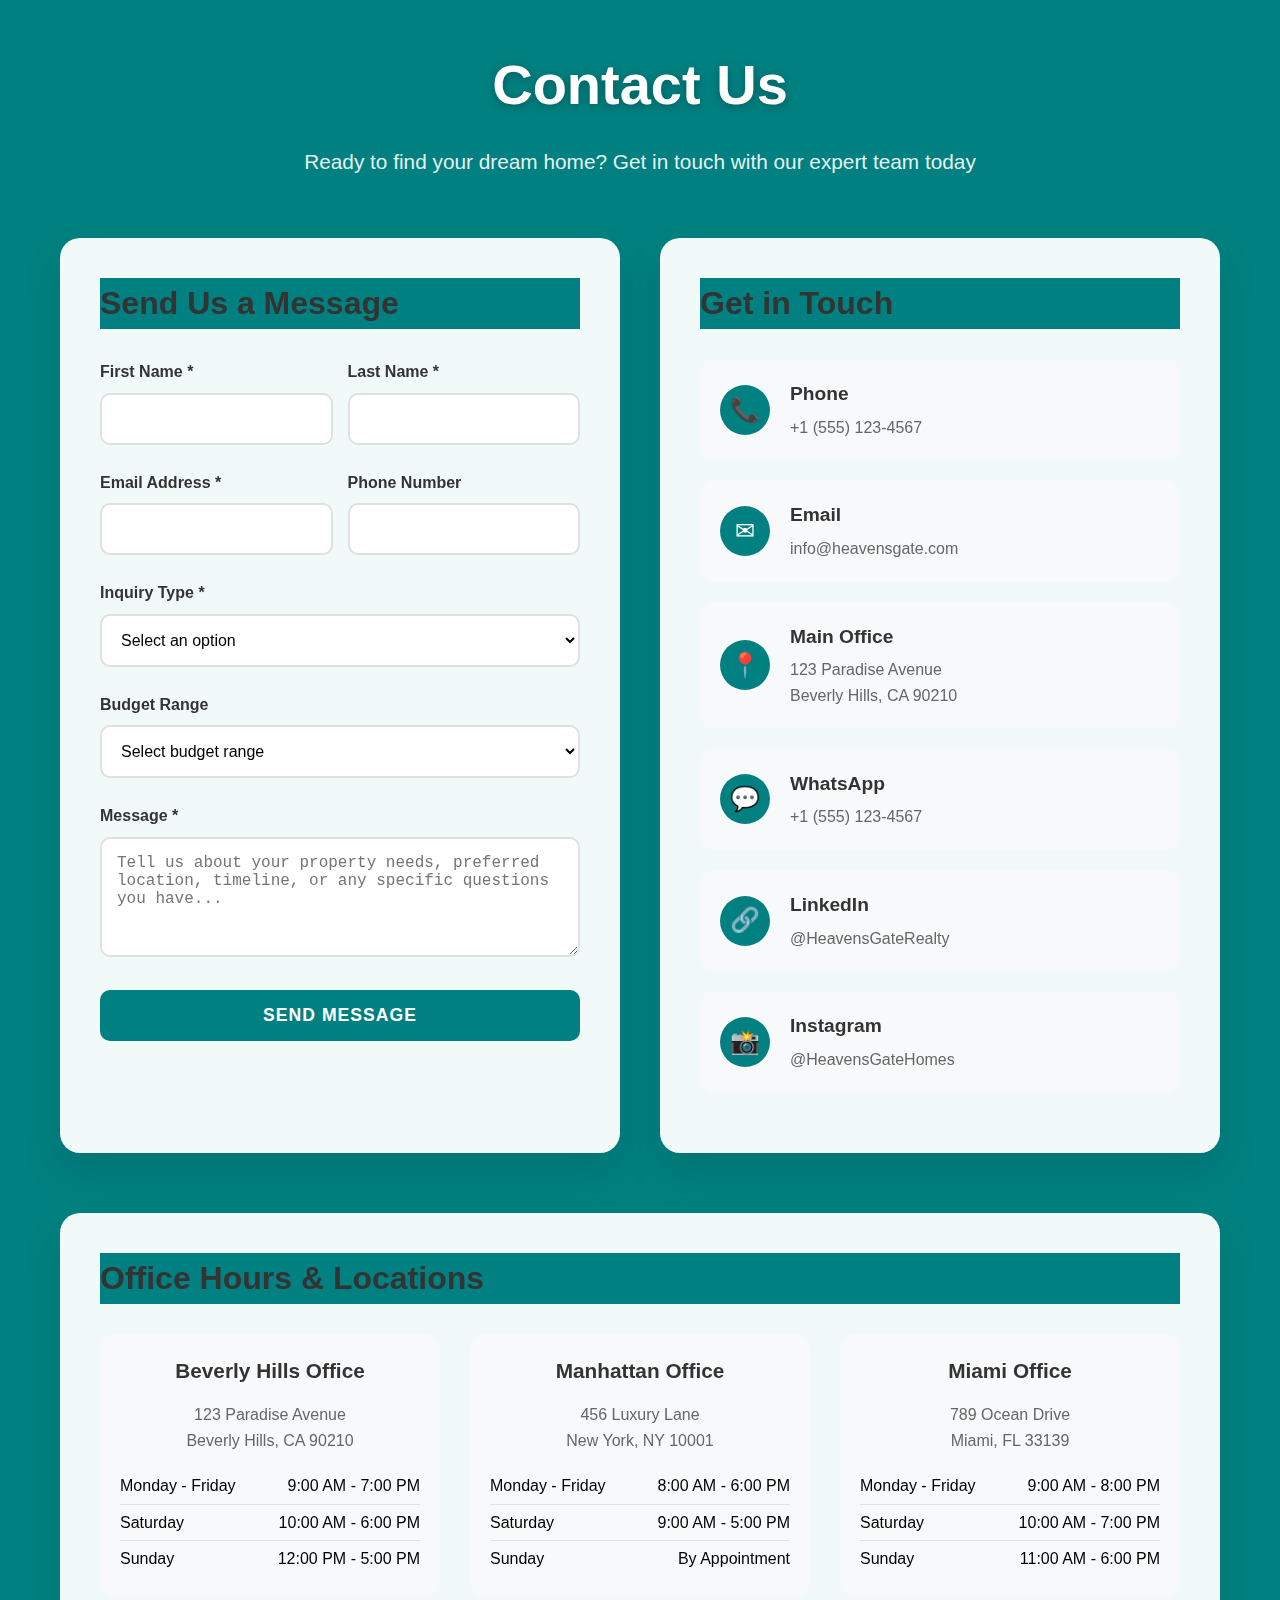
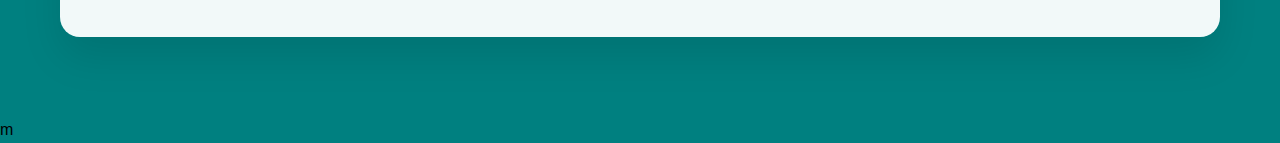
<file: contact.html>
<!DOCTYPE html>
<html lang="en">
<head>
    <meta charset="UTF-8">
    <meta name="viewport" content="width=device-width, initial-scale=1.0">
    <title>Contact Us - Heaven's Gate Real Estate</title>
    <style>
        * {
            margin: 0;
            padding: 0;
            box-sizing: border-box;
        }

        body {
            font-family: 'Segoe UI', Tahoma, Geneva, Verdana, sans-serif;
            line-height: 1.6;
            background: teal;
            min-height: 100vh;
        }

        .container {
            max-width: 1200px;
            margin: 0 auto;
            padding: 40px 20px;
        }

        .header {
            text-align: center;
            margin-bottom: 60px;
            color: white;
        }

        .header h1 {
            font-size: 3.5rem;
            margin-bottom: 15px;
            text-shadow: 0 2px 10px rgba(0, 0, 0, 0.3);
            animation: fadeInDown 1s ease;
        }

        .header p {
            font-size: 1.3rem;
            opacity: 0.9;
            animation: fadeInUp 1s ease 0.3s both;
        }

        .contact-grid {
            display: grid;
            grid-template-columns: 1fr 1fr;
            gap: 40px;
            margin-bottom: 60px;
        }

        .contact-form-section {
            background: rgba(255, 255, 255, 0.95);
            backdrop-filter: blur(10px);
            border-radius: 20px;
            padding: 40px;
            box-shadow: 0 20px 40px rgba(0, 0, 0, 0.1);
            animation: slideInLeft 1s ease;
        }

        .contact-info-section {
            background: rgba(255, 255, 255, 0.95);
            backdrop-filter: blur(10px);
            border-radius: 20px;
            padding: 40px;
            box-shadow: 0 20px 40px rgba(0, 0, 0, 0.1);
            animation: slideInRight 1s ease;
        }

        .section-title {
            font-size: 2rem;
            margin-bottom: 30px;
            color: #333;
            background: teal;
            font-weight: 700;
        }

        .form-group {
            margin-bottom: 25px;
        }

        .form-row {
            display: flex;
            gap: 15px;
        }

        .form-group label {
            display: block;
            margin-bottom: 8px;
            font-weight: 600;
            color: #333;
        }

        .form-group input,
        .form-group select,
        .form-group textarea {
            width: 100%;
            padding: 15px;
            border: 2px solid #e0e0e0;
            border-radius: 10px;
            font-size: 1rem;
            transition: all 0.3s ease;
            background: white;
        }

        .form-group input:focus,
        .form-group select:focus,
        .form-group textarea:focus {
            outline: none;
            border-color: gray;
            box-shadow: 0 0 0 3px rgba(102, 126, 234, 0.1);
            transform: translateY(-2px);
        }

        .form-group textarea {
            resize: vertical;
            min-height: 120px;
        }

        .submit-btn {
            width: 100%;
            padding: 15px;
            background: teal;
            color: white;
            border: none;
            border-radius: 10px;
            font-size: 1.1rem;
            font-weight: 600;
            cursor: pointer;
            transition: all 0.3s ease;
            text-transform: uppercase;
            letter-spacing: 1px;
        }

        .submit-btn:hover {
            transform: translateY(-3px);
            box-shadow: 0 10px 30px rgba(15, 187, 218, 0.4);
        }

        .submit-btn:active {
            transform: translateY(-1px);
        }

        .contact-item {
            display: flex;
            align-items: center;
            padding: 20px;
            margin-bottom: 20px;
            background: #f8f9fa;
            border-radius: 15px;
            transition: all 0.3s ease;
            cursor: pointer;
        }

        .contact-item:hover {
            background: #e9ecef;
            transform: translateY(-2px);
            box-shadow: 0 5px 15px rgba(0, 0, 0, 0.1);
        }

        .contact-icon {
            width: 50px;
            height: 50px;
            background: teal;
            border-radius: 50%;
            display: flex;
            align-items: center;
            justify-content: center;
            margin-right: 20px;
            font-size: 1.5rem;
            color: white;
        }

        .contact-details h3 {
            font-size: 1.2rem;
            margin-bottom: 5px;
            color: #333;
        }

        .contact-details p {
            color: #666;
            font-size: 1rem;
        }

        .office-hours {
            background: rgba(255, 255, 255, 0.95);
            backdrop-filter: blur(10px);
            border-radius: 20px;
            padding: 40px;
            box-shadow: 0 20px 40px rgba(0, 0, 0, 0.1);
            margin-bottom: 40px;
            animation: fadeInUp 1s ease 0.6s both;
        }

        .hours-grid {
            display: grid;
            grid-template-columns: repeat(auto-fit, minmax(250px, 1fr));
            gap: 30px;
        }

        .office-location {
            text-align: center;
            padding: 20px;
            background: #f8f9fa;
            border-radius: 15px;
            transition: all 0.3s ease;
        }

        .office-location:hover {
            transform: translateY(-5px);
            box-shadow: 0 10px 25px rgba(0, 0, 0, 0.1);
        }

        .office-location h4 {
            font-size: 1.3rem;
            margin-bottom: 15px;
            color: #333;
        }

        .office-location p {
            color: #666;
            margin-bottom: 10px;
        }

        .hours-list {
            list-style: none;
            text-align: left;
            margin-top: 15px;
        }

        .hours-list li {
            display: flex;
            justify-content: space-between;
            padding: 5px 0;
            border-bottom: 1px solid #e0e0e0;
        }

        .hours-list li:last-child {
            border-bottom: none;
        }

        .map-section {
            background: rgba(255, 255, 255, 0.95);
            backdrop-filter: blur(10px);
            border-radius: 20px;
            padding: 40px;
            box-shadow: 0 20px 40px rgba(0, 0, 0, 0.1);
            animation: fadeInUp 1s ease 0.9s both;
        }

        .map-placeholder {
            width: 100%;
            height: 400px;
            background: linear-gradient(45deg, #667eea, #764ba2);
            border-radius: 15px;
            display: flex;
            align-items: center;
            justify-content: center;
            color: white;
            font-size: 1.5rem;
            font-weight: 600;
            text-align: center;
            position: relative;
            overflow: hidden;
        }

        .map-placeholder::before {
            content: '';
            position: absolute;
            top: 0;
            left: 0;
            right: 0;
            bottom: 0;
            background: url('data:image/svg+xml,<svg xmlns="http://www.w3.org/2000/svg" viewBox="0 0 100 100"><circle cx="50" cy="50" r="2" fill="rgba(255,255,255,0.3)"/><circle cx="25" cy="25" r="1" fill="rgba(255,255,255,0.2)"/><circle cx="75" cy="75" r="1.5" fill="rgba(255,255,255,0.2)"/><circle cx="80" cy="20" r="1" fill="rgba(255,255,255,0.2)"/><circle cx="20" cy="80" r="1" fill="rgba(255,255,255,0.2)"/></svg>');
            animation: float 6s ease-in-out infinite;
        }

        .notification {
            position: fixed;
            top: 20px;
            right: 20px;
            padding: 15px 25px;
            border-radius: 10px;
            color: white;
            font-weight: 600;
            z-index: 10000;
            transform: translateX(100%);
            transition: transform 0.3s ease;
        }

        .notification.success {
            background: #28a745;
        }

        .notification.error {
            background: #dc3545;
        }

        .notification.show {
            transform: translateX(0);
        }

        @keyframes fadeInDown {
            from {
                opacity: 0;
                transform: translateY(-30px);
            }
            to {
                opacity: 1;
                transform: translateY(0);
            }
        }

        @keyframes fadeInUp {
            from {
                opacity: 0;
                transform: translateY(30px);
            }
            to {
                opacity: 1;
                transform: translateY(0);
            }
        }

        @keyframes slideInLeft {
            from {
                opacity: 0;
                transform: translateX(-30px);
            }
            to {
                opacity: 1;
                transform: translateX(0);
            }
        }

        @keyframes slideInRight {
            from {
                opacity: 0;
                transform: translateX(30px);
            }
            to {
                opacity: 1;
                transform: translateX(0);
            }
        }

        @keyframes float {
            0%, 100% {
                transform: translateY(0px);
            }
            50% {
                transform: translateY(-10px);
            }
        }

        @media (max-width: 768px) {
            .container {
                padding: 20px 15px;
            }

            .header h1 {
                font-size: 2.5rem;
            }

            .contact-grid {
                grid-template-columns: 1fr;
                gap: 30px;
            }

            .contact-form-section,
            .contact-info-section {
                padding: 30px 20px;
            }

            .form-row {
                flex-direction: column;
            }

            .section-title {
                font-size: 1.5rem;
            }

            .hours-grid {
                grid-template-columns: 1fr;
            }

            .office-hours {
                padding: 30px 20px;
            }

            .map-section {
                padding: 30px 20px;
            }

            .map-placeholder {
                height: 300px;
                font-size: 1.2rem;
            }
        }

        @media (max-width: 480px) {
            .header h1 {
                font-size: 2rem;
            }

            .contact-form-section,
            .contact-info-section,
            .office-hours,
            .map-section {
                padding: 20px 15px;
            }

            .contact-item {
                padding: 15px;
            }

            .contact-icon {
                width: 40px;
                height: 40px;
                font-size: 1.2rem;
            }
        }
    </style>
</head>
<body>
    <div class="container">
        <div class="header">
            <h1>Contact Us</h1>
            <p>Ready to find your dream home? Get in touch with our expert team today</p>
        </div>

        <div class="contact-grid">
            <div class="contact-form-section">
                <h2 class="section-title">Send Us a Message</h2>
                <form id="contactForm">
                    <div class="form-row">
                        <div class="form-group">
                            <label for="firstName">First Name *</label>
                            <input type="text" id="firstName" name="firstName" required>
                        </div>
                        <div class="form-group">
                            <label for="lastName">Last Name *</label>
                            <input type="text" id="lastName" name="lastName" required>
                        </div>
                    </div>
                    
                    <div class="form-row">
                        <div class="form-group">
                            <label for="email">Email Address *</label>
                            <input type="email" id="email" name="email" required>
                        </div>
                        <div class="form-group">
                            <label for="phone">Phone Number</label>
                            <input type="tel" id="phone" name="phone">
                        </div>
                    </div>

                    <div class="form-group">
                        <label for="inquiry">Inquiry Type *</label>
                        <select id="inquiry" name="inquiry" required>
                            <option value="">Select an option</option>
                            <option value="buying">Buying Property</option>
                            <option value="selling">Selling Property</option>
                            <option value="renting">Renting Property</option>
                            <option value="investment">Investment Opportunities</option>
                            <option value="consultation">Free Consultation</option>
                            <option value="other">Other</option>
                        </select>
                    </div>

                    <div class="form-group">
                        <label for="budget">Budget Range</label>
                        <select id="budget" name="budget">
                            <option value="">Select budget range</option>
                            <option value="under-500k">Under $500,000</option>
                            <option value="500k-1m">$500,000 - $1,000,000</option>
                            <option value="1m-2m">$1,000,000 - $2,000,000</option>
                            <option value="2m-5m">$2,000,000 - $5,000,000</option>
                            <option value="over-5m">Over $5,000,000</option>
                        </select>
                    </div>

                    <div class="form-group">
                        <label for="message">Message *</label>
                        <textarea id="message" name="message" placeholder="Tell us about your property needs, preferred location, timeline, or any specific questions you have..." required></textarea>
                    </div>

                    <button type="submit" class="submit-btn">Send Message</button>
                </form>
            </div>

            <div class="contact-info-section">
                <h2 class="section-title">Get in Touch</h2>
                
                <div class="contact-item">
                    <div class="contact-icon">📞</div>
                    <div class="contact-details">
                        <h3>Phone</h3>
                        <p>+1 (555) 123-4567</p>
                    </div>
                </div>

                <div class="contact-item">
                    <div class="contact-icon">✉</div>
                    <div class="contact-details">
                        <h3>Email</h3>
                        <p>info@heavensgate.com</p>
                    </div>
                </div>

                <div class="contact-item">
                    <div class="contact-icon">📍</div>
                    <div class="contact-details">
                        <h3>Main Office</h3>
                        <p>123 Paradise Avenue<br>Beverly Hills, CA 90210</p>
                    </div>
                </div>

                <div class="contact-item">
                    <div class="contact-icon">💬</div>
                    <div class="contact-details">
                        <h3>WhatsApp</h3>
                        <p>+1 (555) 123-4567</p>
                    </div>
                </div>

                <div class="contact-item">
                    <div class="contact-icon">🔗</div>
                    <div class="contact-details">
                        <h3>LinkedIn</h3>
                        <p>@HeavensGateRealty</p>
                    </div>
                </div>

                <div class="contact-item">
                    <div class="contact-icon">📸</div>
                    <div class="contact-details">
                        <h3>Instagram</h3>
                        <p>@HeavensGateHomes</p>
                    </div>
                </div>
            </div>
        </div>

        <div class="office-hours">
            <h2 class="section-title">Office Hours & Locations</h2>
            <div class="hours-grid">
                <div class="office-location">
                    <h4>Beverly Hills Office</h4>
                    <p>123 Paradise Avenue<br>Beverly Hills, CA 90210</p>
                    <ul class="hours-list">
                        <li><span>Monday - Friday</span><span>9:00 AM - 7:00 PM</span></li>
                        <li><span>Saturday</span><span>10:00 AM - 6:00 PM</span></li>
                        <li><span>Sunday</span><span>12:00 PM - 5:00 PM</span></li>
                    </ul>
                </div>

                <div class="office-location">
                    <h4>Manhattan Office</h4>
                    <p>456 Luxury Lane<br>New York, NY 10001</p>
                    <ul class="hours-list">
                        <li><span>Monday - Friday</span><span>8:00 AM - 6:00 PM</span></li>
                        <li><span>Saturday</span><span>9:00 AM - 5:00 PM</span></li>
                        <li><span>Sunday</span><span>By Appointment</span></li>
                    </ul>
                </div>

                <div class="office-location">
                    <h4>Miami Office</h4>
                    <p>789 Ocean Drive<br>Miami, FL 33139</p>
                    <ul class="hours-list">
                        <li><span>Monday - Friday</span><span>9:00 AM - 8:00 PM</span></li>
                        <li><span>Saturday</span><span>10:00 AM - 7:00 PM</span></li>
                        <li><span>Sunday</span><span>11:00 AM - 6:00 PM</span></li>
                    </ul>
                </div>
            </div>
        </div>

        <!-- <div class="map-section">
            <h2 class="section-title">Find Us</h2>
            <div class="map-placeholder">
                <div>
                    📍 Interactive Map<br>
                    <span style="font-size: 1rem; opacity: 0.8;">Click to open in Google Maps</span>
                </div>
            </div>
        </div> -->
    </div>

</body>
</html>m
</file>
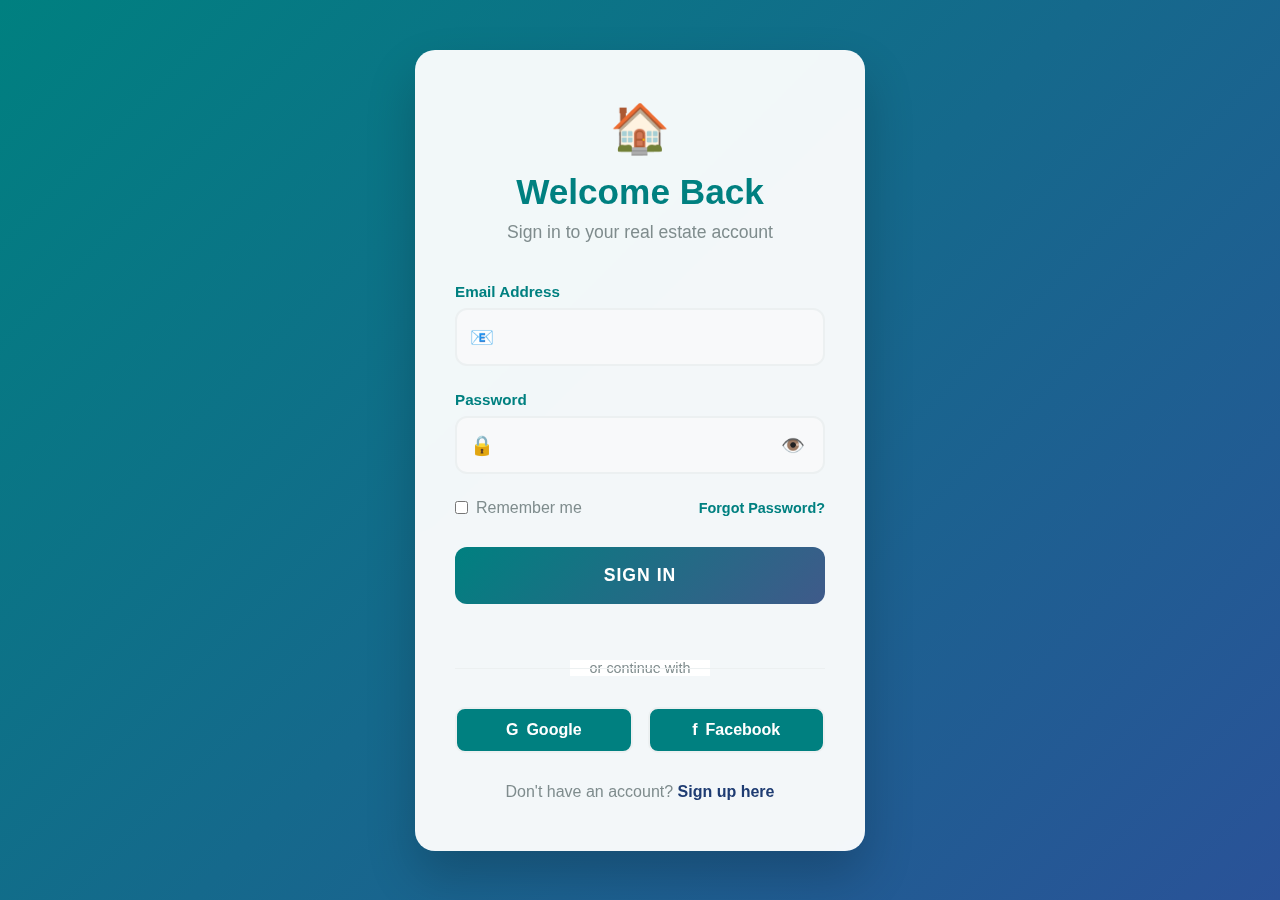
<file: login.html>
<!DOCTYPE html>
<html lang="en">
<head>
    <meta charset="UTF-8">
    <meta name="viewport" content="width=device-width, initial-scale=1.0">
    <title>Real Estate Login</title>
    <style>
        * {
            margin: 0;
            padding: 0;
            box-sizing: border-box;
        }

        body {
            font-family: 'Segoe UI', Tahoma, Geneva, Verdana, sans-serif;
            background: linear-gradient(135deg, #008080 0%, #2a5298 100%);
            min-height: 100vh;
            display: flex;
            align-items: center;
            justify-content: center;
            padding: 20px;
            position: relative;
        }

        body::before {
            content: '';
            position: absolute;
            top: 0;
            left: 0;
            right: 0;
            bottom: 0;
            /* background: url('data:image/svg+xml,<svg xmlns="http://www.w3.org/2000/svg" viewBox="0 0 100 100"><defs><pattern id="grid" width="10" height="10" patternUnits="userSpaceOnUse"><path d="M 10 0 L 0 0 0 10" fill="none" stroke="rgba(255,255,255,0.1)" stroke-width="0.5"/></pattern></defs><rect width="100" height="100" fill="url(%23grid)"/></svg>'); */
            opacity: 0.3;
        }

        .login-container {
            background: rgba(255, 255, 255, 0.95);
            backdrop-filter: blur(10px);
            border-radius: 20px;
            padding: 50px 40px;
            box-shadow: 0 25px 50px rgba(0,0,0,0.2);
            max-width: 450px;
            width: 100%;
            position: relative;
            z-index: 1;
        }

        .login-header {
            text-align: center;
            margin-bottom: 40px;
        }

        .logo {
            font-size: 3em;
            margin-bottom: 15px;
            color: teal;
        }

        .login-header h1 {
            color: teal;
            font-size: 2.2em;
            margin-bottom: 10px;
            font-weight: 700;
        }

        .login-header p {
            color: #7f8c8d;
            font-size: 1.1em;
        }

        .form-group {
            margin-bottom: 25px;
            position: relative;
        }

        .form-group label {
            display: block;
            margin-bottom: 8px;
            color: #008080;
            font-weight: 600;
            font-size: 0.95em;
        }

        .input-wrapper {
            position: relative;
        }

        .input-icon {
            position: absolute;
            left: 15px;
            top: 50%;
            transform: translateY(-50%);
            color: #7f8c8d;
            font-size: 1.2em;
        }

        .form-group input {
            width: 100%;
            padding: 18px 18px 18px 50px;
            border: 2px solid #ecf0f1;
            border-radius: 12px;
            font-size: 1em;
            transition: all 0.3s ease;
            background: #f8f9fa;
        }

        .form-group input:focus {
            outline: none;
            border-color: #1e3c72;
            background: white;
            box-shadow: 0 0 15px rgba(30, 60, 114, 0.1);
            transform: translateY(-2px);
        }

        .password-toggle {
            position: absolute;
            right: 15px;
            top: 50%;
            transform: translateY(-50%);
            background: none;
            border: none;
            color: #7f8c8d;
            cursor: pointer;
            font-size: 1.2em;
            padding: 5px;
            border-radius: 50%;
            transition: all 0.3s ease;
        }

        .password-toggle:hover {
            background: rgba(127, 140, 141, 0.1);
            color: #008080;
        }

        .form-options {
            display: flex;
            justify-content: space-between;
            align-items: center;
            margin-bottom: 30px;
        }

        .remember-me {
            display: flex;
            align-items: center;
            gap: 8px;
        }

        .remember-me input[type="checkbox"] {
            width: auto;
            margin: 0;
            padding: 0;
        }

        .remember-me label {
            margin: 0;
            font-weight: normal;
            color: #7f8c8d;
            cursor: pointer;
        }

        .forgot-password {
            color: teal;
            text-decoration: none;
            font-weight: 600;
            font-size: 0.9em;
            transition: all 0.3s ease;
        }

        .forgot-password:hover {
            color: #2a5298;
            text-decoration: underline;
        }

        .login-btn {
            width: 100%;
            background: linear-gradient(135deg, #008080 0%, #3f5a8a 100%);
            color: white;
            padding: 18px;
            border: none;
            border-radius: 12px;
            font-size: 1.1em;
            font-weight: 600;
            cursor: pointer;
            transition: all 0.3s ease;
            text-transform: uppercase;
            letter-spacing: 1px;
            margin-bottom: 25px;
        }

        .login-btn:hover {
            transform: translateY(-2px);
            box-shadow: 0 10px 25px rgba(30, 60, 114, 0.3);
        }

        .login-btn:active {
            transform: translateY(0);
        }

        .login-btn:disabled {
            opacity: 0.7;
            cursor: not-allowed;
            transform: none;
        }

        .divider {
            text-align: center;
            margin: 30px 0;
            position: relative;
        }

        .divider::before {
            content: '';
            position: absolute;
            top: 50%;
            left: 0;
            right: 0;
            height: 1px;
            background: #ecf0f1;
        }

        .divider span {
            background: rgba(255, 255, 255, 0.95);
            padding: 0 20px;
            color: #7f8c8d;
            font-size: 0.9em;
        }

        .social-login {
            display: flex;
            gap: 15px;
            margin-bottom: 30px;
        }

        .social-btn {
            flex: 1;
            padding: 12px;
            border: 2px solid #ecf0f1;
            border-radius: 10px;
            background: teal;
            color: #fff;
            text-decoration: none;
            text-align: center;
            font-weight: 600;
            transition: all 0.3s ease;
            display: flex;
            align-items: center;
            justify-content: center;
            gap: 8px;
        }

        .social-btn:hover {
            border-color: #1e3c72;
            color: #1e3c72;
            transform: translateY(-2px);
        }

        .signup-link {
            text-align: center;
            color: #7f8c8d;
        }

        .signup-link a {
            color: #1e3c72;
            text-decoration: none;
            font-weight: 600;
        }

        .signup-link a:hover {
            text-decoration: underline;
        }

        .error-message {
            color: #e74c3c;
            font-size: 0.9em;
            margin-top: 5px;
            display: none;
        }

        @media (max-width: 768px) {
            .login-container {
                padding: 40px 30px;
                margin: 20px;
            }
            
            .login-header h1 {
                font-size: 1.8em;
            }
            
            .social-login {
                flex-direction: column;
            }
        }
    </style>
</head>
<body>

    <div class="login-container">
        <div class="login-header">
            <div class="logo">🏠</div>
            <h1>Welcome Back</h1>
            <p>Sign in to your real estate account</p>
        </div>

        <form id="loginForm" onsubmit="handleLogin(event)">
            <div class="form-group">
                <label for="email">Email Address</label>
                <div class="input-wrapper">
                    <span class="input-icon">📧</span>
                    <input type="email" id="email" name="email" required>
                </div>
                <div class="error-message" id="emailError"></div>
            </div>

            <div class="form-group">
                <label for="password">Password</label>
                <div class="input-wrapper">
                    <span class="input-icon">🔒</span>
                    <input type="password" id="password" name="password" required>
                    <button type="button" class="password-toggle" onclick="togglePassword()">👁️</button>
                </div>
                <div class="error-message" id="passwordError"></div>
            </div>

            <div class="form-options">
                <div class="remember-me">
                    <input type="checkbox" id="remember" name="remember">
                    <label for="remember">Remember me</label>
                </div>
                <a href="#" class="forgot-password" onclick="handleForgotPassword()">Forgot Password?</a>
            </div>

            <button type="submit" class="login-btn" id="loginBtn">Sign In</button>
        </form>

        <div class="divider">
            <span>or continue with</span>
        </div>

        <div class="social-login">
            <a href="#" class="social-btn" onclick="handleSocialLogin('google')">
                <span>G</span> Google
            </a>
            <a href="#" class="social-btn" onclick="handleSocialLogin('facebook')">
                <span>f</span> Facebook
            </a>
        </div>

        <div class="signup-link">
            <p>Don't have an account? <a href="#" onclick="handleSignup()">Sign up here</a></p>
        </div>
    </div>

    <script>
        function togglePassword() {
            const passwordInput = document.getElementById('password');
            const toggleBtn = document.querySelector('.password-toggle');
            
            if (passwordInput.type === 'password') {
                passwordInput.type = 'text';
                toggleBtn.textContent = '🙈';
            } else {
                passwordInput.type = 'password';
                toggleBtn.textContent = '👁️';
            }
        }

        function handleLogin(event) {
            event.preventDefault();
            
            const email = document.getElementById('email').value;
            const password = document.getElementById('password').value;
            const loginBtn = document.getElementById('loginBtn');
            const emailError = document.getElementById('emailError');
            const passwordError = document.getElementById('passwordError');
            
            // Clear previous errors
            emailError.style.display = 'none';
            passwordError.style.display = 'none';
            
            // Basic validation
            if (!email) {
                emailError.textContent = 'Email is required';
                emailError.style.display = 'block';
                return;
            }
            
            if (!password) {
                passwordError.textContent = 'Password is required';
                passwordError.style.display = 'block';
                return;
            }
            
            if (password.length < 6) {
                passwordError.textContent = 'Password must be at least 6 characters';
                passwordError.style.display = 'block';
                return;
            }
            
            // Simulate login process
            loginBtn.textContent = 'Signing In...';
            loginBtn.disabled = true;
            
            setTimeout(() => {
                // Simulate successful login
                if (email === 'demo@realestate.com' && password === 'password123') {
                    alert('Login successful! Welcome to your real estate dashboard.');
                    // In a real application, you would redirect to the dashboard
                    window.location.href = '#dashboard';
                } else {
                    // Simulate login failure
                    passwordError.textContent = 'Invalid email or password';
                    passwordError.style.display = 'block';
                }
                
                loginBtn.textContent = 'Sign In';
                loginBtn.disabled = false;
            }, 1500);
        }

        function handleForgotPassword() {
            const email = prompt('Please enter your email address:');
            if (email) {
                alert(`Password reset link has been sent to ${email}`);
            }
        }

        function handleSocialLogin(provider) {
            alert(`Social login with ${provider} would be implemented here`);
        }

        function handleSignup() {
            alert('Redirecting to sign-up page...');
            // In a real application, you would redirect to the sign-up page
        }

        // Add input animation effects
        document.querySelectorAll('input').forEach(input => {
            input.addEventListener('focus', function() {
                this.parentElement.style.transform = 'translateY(-2px)';
            });
            
            input.addEventListener('blur', function() {
                this.parentElement.style.transform = 'translateY(0)';
            });
        });

        // Demo credentials helper
        // document.addEventListener('DOMContentLoaded', function() {
        //     const demoInfo = document.createElement('div');
        //     demoInfo.style.cssText = `
        //         position: fixed;
        //         top: 20px;
        //         right: 20px;
        //         background: teal;
        //         color: white;
        //         padding: 15px;
        //         border-radius: 10px;
        //         font-size: 0.9em;
        //         z-index: 1000;
        //         max-width: 250px;
        //     `;
        //     demoInfo.innerHTML = `
        //         <strong>Demo Login:</strong><br>
        //         Email: demo@realestate.com<br>
        //         Password: password123
        //     `;
        //     document.body.appendChild(demoInfo);
            
        //     // Hide after 5 seconds
        //     setTimeout(() => {
        //         demoInfo.style.opacity = '0';
        //         setTimeout(() => demoInfo.remove(), 500);
        //     }, 10000);
        // });
    </script>
</body>
</html>
</file>
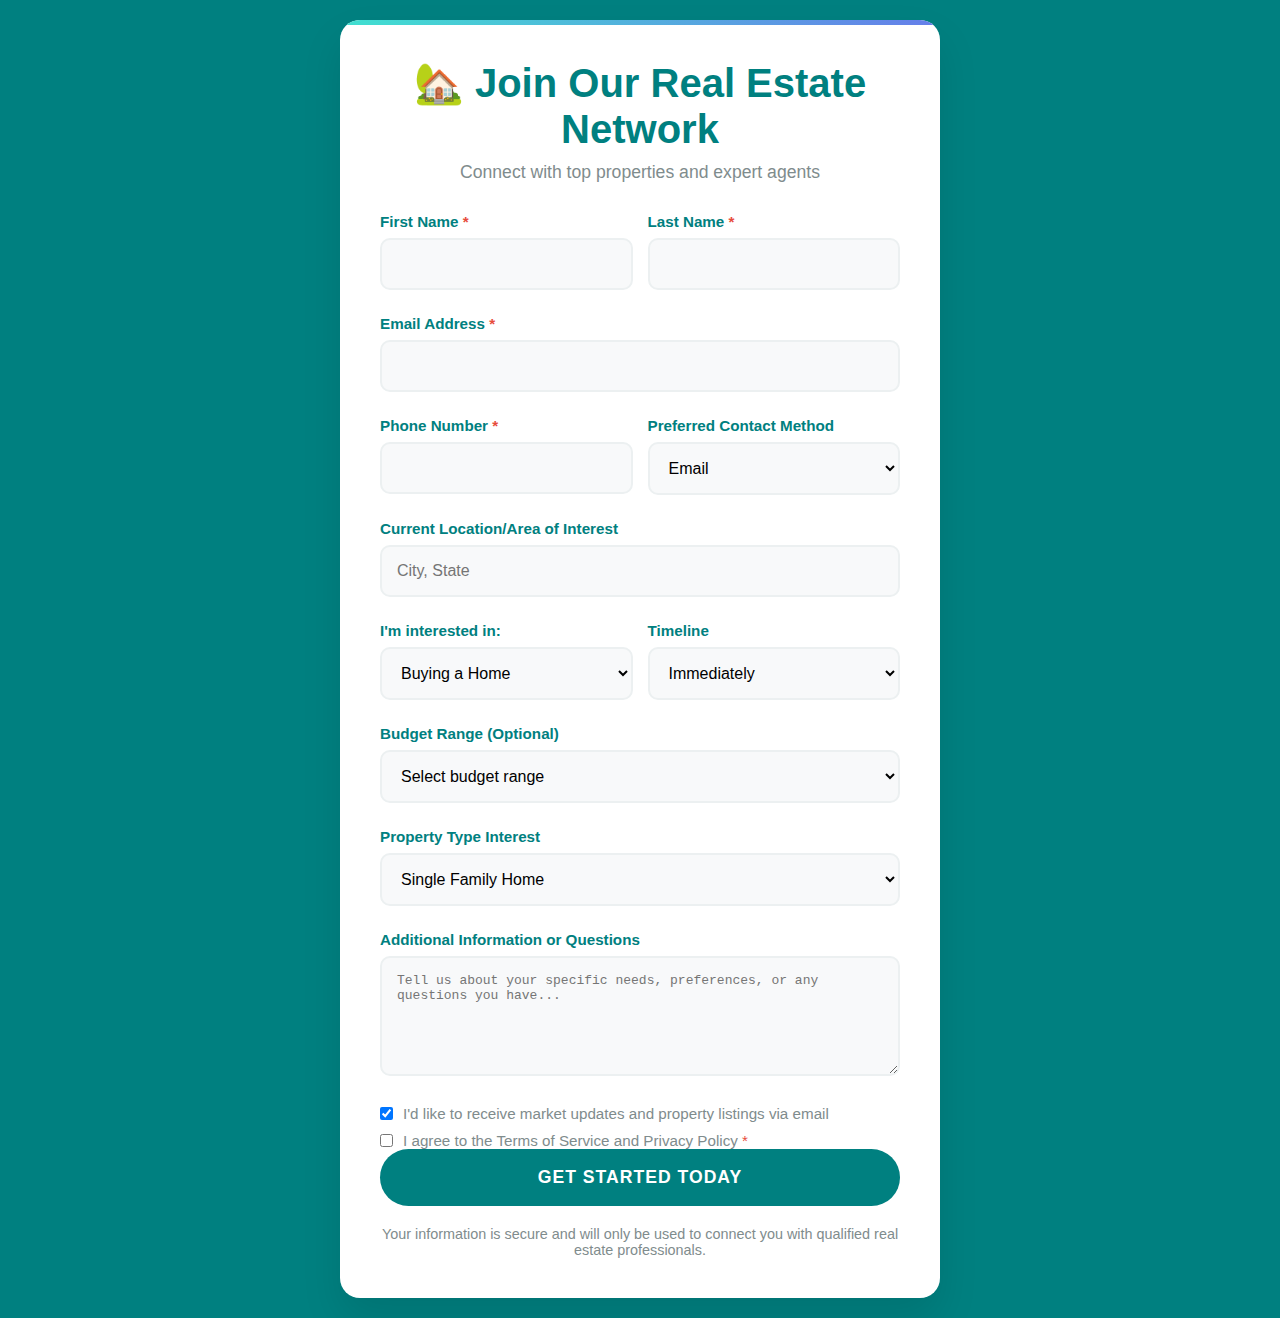
<file: signup.html>
<!DOCTYPE html>
<html lang="en">
<head>
    <meta charset="UTF-8">
    <meta name="viewport" content="width=device-width, initial-scale=1.0">
    <title>Real Estate Sign-Up</title>
    <style>
        * {
            margin: 0;
            padding: 0;
            box-sizing: border-box;
        }

        body {
            font-family: 'Segoe UI', Tahoma, Geneva, Verdana, sans-serif;
            background: teal;
            min-height: 100vh;
            display: flex;
            align-items: center;
            justify-content: center;
            padding: 20px;
        }

        .container {
            background: white;
            border-radius: 20px;
            padding: 40px;
            box-shadow: 0 20px 40px rgba(0,0,0,0.1);
            max-width: 600px;
            width: 100%;
            position: relative;
            overflow: hidden;
        }

        .container::before {
            content: '';
            position: absolute;
            top: 0;
            left: 0;
            right: 0;
            height: 5px;
            background: linear-gradient(90deg, turquoise, #667eea);
        }

        .header {
            text-align: center;
            margin-bottom: 30px;
        }

        .header h1 {
            color: #008080;
            font-size: 2.5em;
            margin-bottom: 10px;
            font-weight: 700;
        }

        .header p {
            color: #7f8c8d;
            font-size: 1.1em;
        }

        .form-group {
            margin-bottom: 25px;
        }

        .form-row {
            display: flex;
            gap: 15px;
        }

        .form-row .form-group {
            flex: 1;
        }

        label {
            display: block;
            margin-bottom: 8px;
            color: #008080;
            font-weight: 600;
            font-size: 0.95em;
        }

        .required {
            color: #e74c3c;
        }

        input, select, textarea {
            width: 100%;
            padding: 15px;
            border: 2px solid #ecf0f1;
            border-radius: 10px;
            font-size: 1em;
            transition: all 0.3s ease;
            background: #f8f9fa;
        }

        input:focus, select:focus, textarea:focus {
            outline: none;
            border-color: #667eea;
            background: white;
            box-shadow: 0 0 10px rgba(102, 126, 234, 0.1);
        }

        textarea {
            resize: vertical;
            min-height: 120px;
        }

        .checkbox-group {
            display: flex;
            align-items: center;
            gap: 10px;
            margin-top: 10px;
        }

        .checkbox-group input[type="checkbox"] {
            width: auto;
            margin: 0;
        }

        .checkbox-group label {
            margin: 0;
            font-weight: normal;
            color: #7f8c8d;
            cursor: pointer;
        }

        .submit-btn {
            background: teal;
            color: white;
            padding: 18px 40px;
            border: none;
            border-radius: 50px;
            font-size: 1.1em;
            font-weight: 600;
            cursor: pointer;
            width: 100%;
            transition: all 0.3s ease;
            text-transform: uppercase;
            letter-spacing: 1px;
        }

        .submit-btn:hover {
            transform: translateY(-2px);
            box-shadow: 0 10px 20px rgba(102, 126, 234, 0.3);
        }

        .submit-btn:active {
            transform: translateY(0);
        }

        .info-text {
            text-align: center;
            color: #7f8c8d;
            font-size: 0.9em;
            margin-top: 20px;
        }

        @media (max-width: 768px) {
            .form-row {
                flex-direction: column;
                gap: 0;
            }
            
            .container {
                padding: 30px 20px;
            }
            
            .header h1 {
                font-size: 2em;
            }
        }
    </style>
</head>
<body>
    <div class="container">
        <div class="header">
            <h1>🏡 Join Our Real Estate Network</h1>
            <p>Connect with top properties and expert agents</p>
        </div>

        <form id="signupForm" onsubmit="handleSubmit(event)">
            <div class="form-row">
                <div class="form-group">
                    <label for="firstName">First Name <span class="required">*</span></label>
                    <input type="text" id="firstName" name="firstName" required>
                </div>
                <div class="form-group">
                    <label for="lastName">Last Name <span class="required">*</span></label>
                    <input type="text" id="lastName" name="lastName" required>
                </div>
            </div>

            <div class="form-group">
                <label for="email">Email Address <span class="required">*</span></label>
                <input type="email" id="email" name="email" required>
            </div>

            <div class="form-row">
                <div class="form-group">
                    <label for="phone">Phone Number <span class="required">*</span></label>
                    <input type="tel" id="phone" name="phone" required>
                </div>
                <div class="form-group">
                    <label for="preferredContact">Preferred Contact Method</label>
                    <select id="preferredContact" name="preferredContact">
                        <option value="email">Email</option>
                        <option value="phone">Phone</option>
                        <option value="text">Text Message</option>
                    </select>
                </div>
            </div>

            <div class="form-group">
                <label for="location">Current Location/Area of Interest</label>
                <input type="text" id="location" name="location" placeholder="City, State">
            </div>

            <div class="form-row">
                <div class="form-group">
                    <label for="interest">I'm interested in:</label>
                    <select id="interest" name="interest">
                        <option value="buying">Buying a Home</option>
                        <option value="selling">Selling a Home</option>
                        <option value="renting">Renting</option>
                        <option value="investing">Real Estate Investment</option>
                        <option value="both">Both Buying & Selling</option>
                    </select>
                </div>
                <div class="form-group">
                    <label for="timeline">Timeline</label>
                    <select id="timeline" name="timeline">
                        <option value="immediate">Immediately</option>
                        <option value="3months">Within 3 months</option>
                        <option value="6months">Within 6 months</option>
                        <option value="1year">Within 1 year</option>
                        <option value="research">Just researching</option>
                    </select>
                </div>
            </div>

            <div class="form-group">
                <label for="budget">Budget Range (Optional)</label>
                <select id="budget" name="budget">
                    <option value="">Select budget range</option>
                    <option value="under100k">Under $100,000</option>
                    <option value="100k-250k">$100,000 - $250,000</option>
                    <option value="250k-500k">$250,000 - $500,000</option>
                    <option value="500k-750k">$500,000 - $750,000</option>
                    <option value="750k-1m">$750,000 - $1,000,000</option>
                    <option value="over1m">Over $1,000,000</option>
                </select>
            </div>

            <div class="form-group">
                <label for="propertyType">Property Type Interest</label>
                <select id="propertyType" name="propertyType">
                    <option value="single-family">Single Family Home</option>
                    <option value="condo">Condominium</option>
                    <option value="townhouse">Townhouse</option>
                    <option value="multifamily">Multi-family</option>
                    <option value="commercial">Commercial</option>
                    <option value="land">Land/Lots</option>
                </select>
            </div>

            <div class="form-group">
                <label for="additionalInfo">Additional Information or Questions</label>
                <textarea id="additionalInfo" name="additionalInfo" placeholder="Tell us about your specific needs, preferences, or any questions you have..."></textarea>
            </div>

            <div class="checkbox-group">
                <input type="checkbox" id="newsletter" name="newsletter" checked>
                <label for="newsletter">I'd like to receive market updates and property listings via email</label>
            </div>

            <div class="checkbox-group">
                <input type="checkbox" id="terms" name="terms" required>
                <label for="terms">I agree to the Terms of Service and Privacy Policy <span class="required">*</span></label>
            </div>

            <button type="submit" class="submit-btn">Get Started Today</button>
        </form>

        <div class="info-text">
            <p>Your information is secure and will only be used to connect you with qualified real estate professionals.</p>
        </div>
    </div>

    <script>
        function handleSubmit(event) {
            event.preventDefault();
            
            // Get form data
            const formData = new FormData(event.target);
            const data = {};
            
            for (let [key, value] of formData.entries()) {
                data[key] = value;
            }
            
            // Simple form validation
            if (!data.firstName || !data.lastName || !data.email || !data.phone) {
                alert('Please fill in all required fields.');
                return;
            }
            
            if (!data.terms) {
                alert('Please agree to the Terms of Service and Privacy Policy.');
                return;
            }
            
            // Simulate form submission
            const button = event.target.querySelector('.submit-btn');
            button.textContent = 'Processing...';
            button.disabled = true;
            
            setTimeout(() => {
                alert('Thank you for signing up! A real estate professional will contact you within 24 hours.');
                button.textContent = 'Get Started Today';
                button.disabled = false;
                event.target.reset();
            }, 2000);
        }
        
        // Add some interactive effects
        document.querySelectorAll('input, select, textarea').forEach(field => {
            field.addEventListener('focus', function() {
                this.style.transform = 'translateY(-2px)';
            });
            
            field.addEventListener('blur', function() {
                this.style.transform = 'translateY(0)';
            });
        });
    </script>
</body>
</html>
</file>
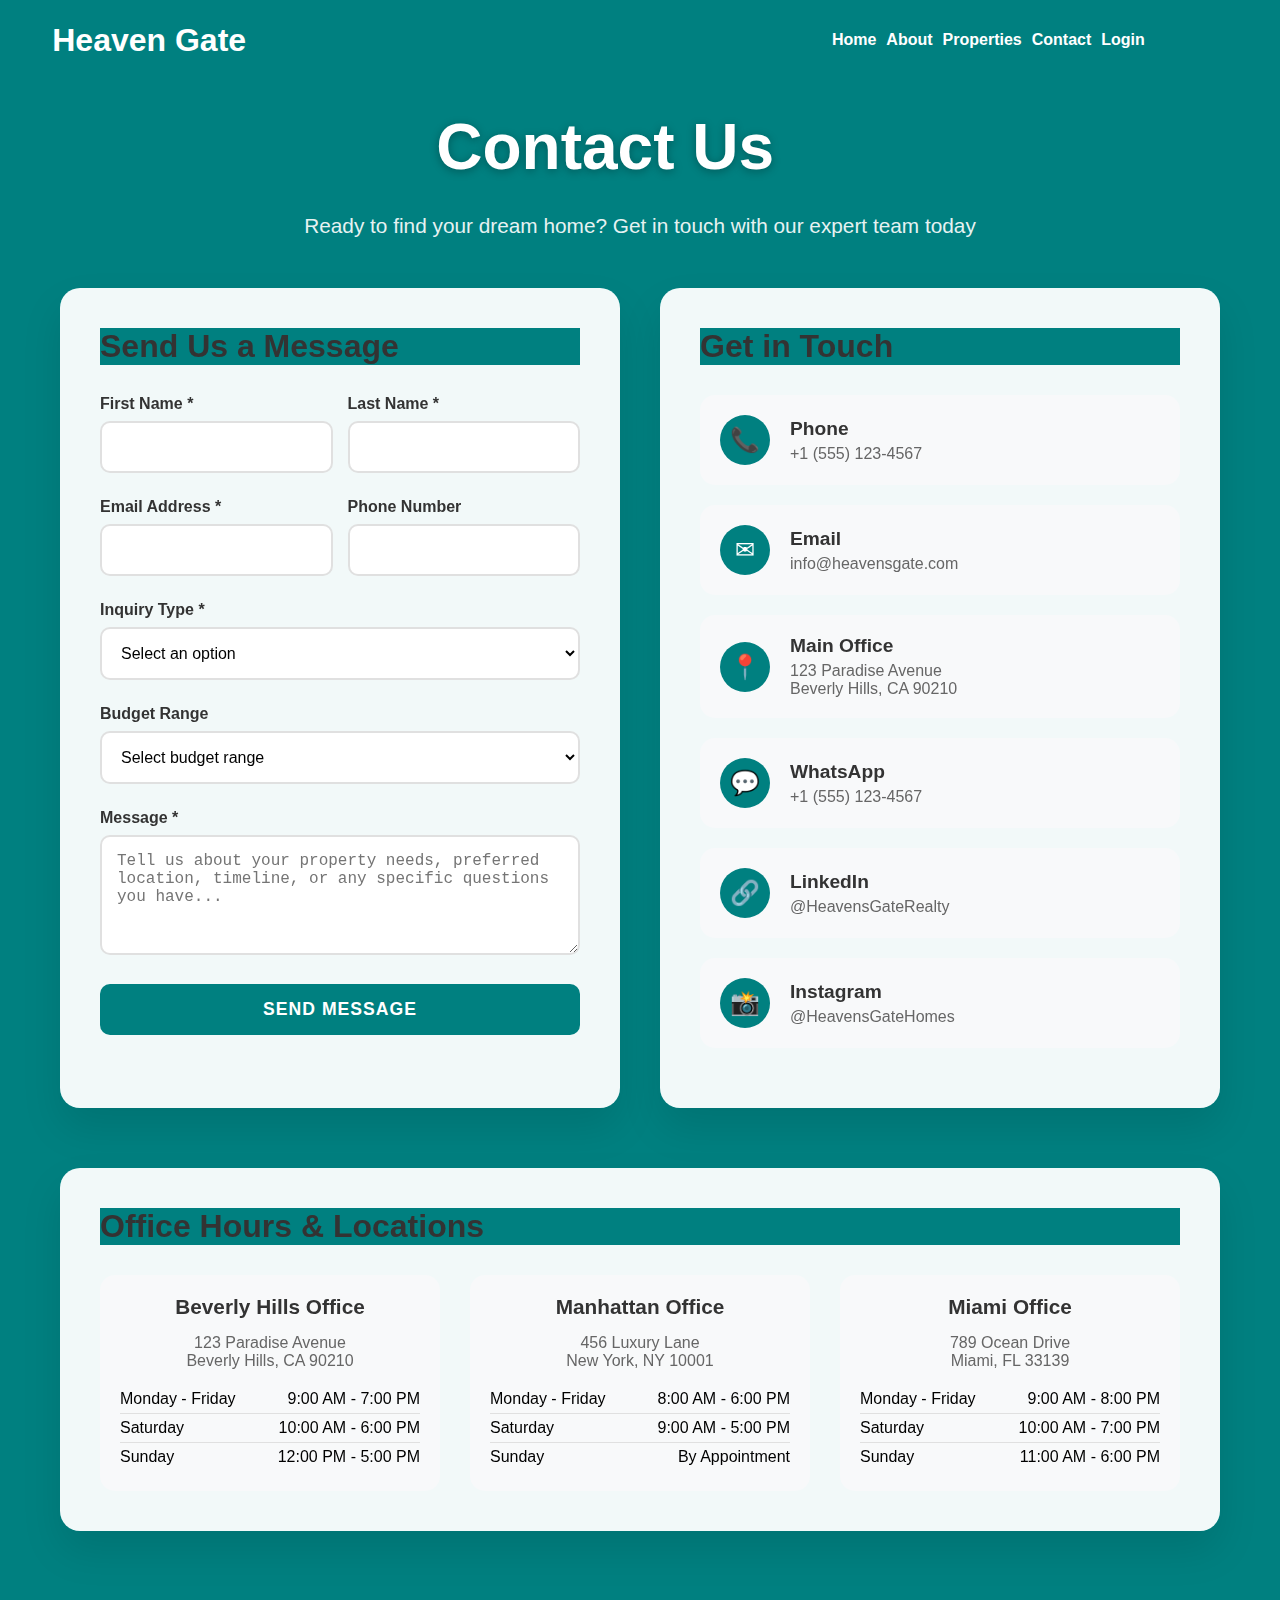
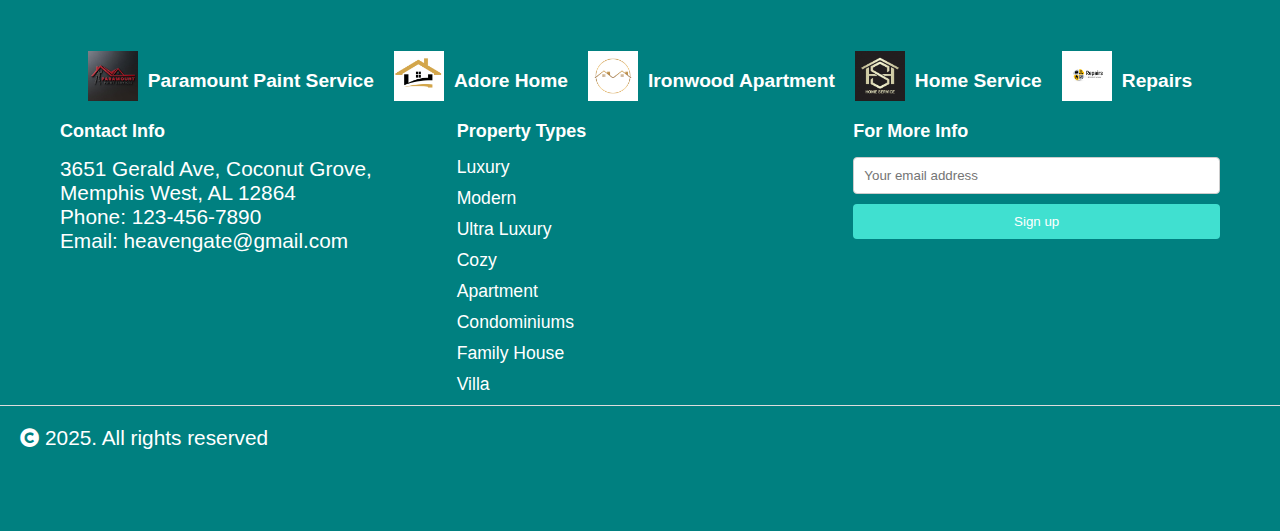
<file: Assets/html/contact.html>
<!DOCTYPE html>
<html lang="en">
<head>
    <meta charset="UTF-8">
    <meta name="viewport" content="width=device-width, initial-scale=1.0">
    <title>Contact Us - Heaven's Gate Real Estate</title>
    <link rel="stylesheet" href="../../Assets/font-awesome/css/all.min.css">
    <style>
        * {
            margin: 0;
            padding: 0;
            box-sizing: border-box;
        }

        /* header */
header{
    height: 80px;
    position: fixed;
    top: 0;
    left: 0;
    right: 0;
    z-index: 1000;
    background: teal;
    backdrop-filter: blur(10px);
    padding: 1.3rem 9%;
    display: flex;
    align-items: center;
    justify-content: space-between;
}

h1{
margin-left: -6%;
color: white;
display: block;
}
.hg{
    width: 17%;
    height: 50px;
    object-fit: contain;
    position: relative;
    display: none;

}
.navbars{
    display: flex;
    gap: 10px;
    padding: 20px;
    flex-direction: row;
}
.link{
    text-decoration: none;
color: white;
font-weight: bolder;
}
.icons{
    background: none;
border: none;
font-size: 2rem;
display: none;
cursor: pointer;
position: relative;
}
.users{
    background: none;
    border: none;
    font-size: 2rem;
    display: none;
    cursor: pointer;
}
.icons span{
    
    color: white;
}
.users a {
    color: white;

}

@media screen and (max-width:767px) {
    .hg{
        position: relative;
        right: 20px;
        display: block;

    }
    .navbars{
        position: fixed;
        flex-direction: column;
         background-color: white;
         top: 80px;
         width: 50%;
         height: 50vh;
         right: 0%;
          justify-content: flex-start;
        gap: 20px;
        padding-bottom: 20px;
        transform: translateY(-200%);
        
    }
    h1{
        display: none;
    }
    header{
        height: 60px;
    }
    .link{
        margin-right: 15% !important;
gap: 30px !important;
color: teal !important;

    }
    .shownav{
         transform: translateY(0%) !important;
    }
    .icons {
        display: block;
       position: relative;
       left: 36%;
    }
    .users{
        display: block;
        position: relative;
        left: 9%;
    }
}
        body {
            font-family: 'Segoe UI', Tahoma, Geneva, Verdana, sans-serif;
            
            background: teal;
            min-height: 100vh;
        }

        .container {
            max-width: 1200px;
            padding: 100px 20px 40px 20px;
            margin: 0 auto;
            
        }
        .header h1 {
            font-size: 4rem;
            margin-top: 10px;
            color: white;
            text-shadow: 0 2px 10px rgba(0, 0, 0, 0.3);
            animation: fadeInDown 1s ease;
        }
        .header {
            text-align: center;
            margin-bottom: 50px;
            color: white;
        }

        
        .header p {
            font-size: 1.3rem;
            opacity: 0.9;
            animation: fadeInUp 1s ease 0.3s both;
            
        }

        .contact-grid {
            display: grid;
            grid-template-columns: 1fr 1fr;
            gap: 40px;
            margin-bottom: 60px;
        }

        .contact-form-section {
            background: rgba(255, 255, 255, 0.95);
            backdrop-filter: blur(10px);
            border-radius: 20px;
            padding: 40px;
            box-shadow: 0 20px 40px rgba(0, 0, 0, 0.1);
            animation: slideInLeft 1s ease;
        }

        .contact-info-section {
            background: rgba(255, 255, 255, 0.95);
            backdrop-filter: blur(10px);
            border-radius: 20px;
            padding: 40px;
            box-shadow: 0 20px 40px rgba(0, 0, 0, 0.1);
            animation: slideInRight 1s ease;
        }

        .section-title {
            font-size: 2rem;
            margin-bottom: 30px;
            color: #333;
            background: teal;
            font-weight: 700;
        }

        .form-group {
            margin-bottom: 25px;
        }

        .form-row {
            display: flex;
            gap: 15px;
        }

        .form-group label {
            display: block;
            margin-bottom: 8px;
            font-weight: 600;
            color: #333;
        }

        .form-group input,
        .form-group select,
        .form-group textarea {
            width: 100%;
            padding: 15px;
            border: 2px solid #e0e0e0;
            border-radius: 10px;
            font-size: 1rem;
            transition: all 0.3s ease;
            background: white;
        }

        .form-group input:focus,
        .form-group select:focus,
        .form-group textarea:focus {
            outline: none;
            border-color: gray;
            box-shadow: 0 0 0 3px rgba(102, 126, 234, 0.1);
            transform: translateY(-2px);
        }

        .form-group textarea {
            resize: vertical;
            min-height: 120px;
        }

        .submit-btn {
            width: 100%;
            padding: 15px;
            background: teal;
            color: white;
            border: none;
            border-radius: 10px;
            font-size: 1.1rem;
            font-weight: 600;
            cursor: pointer;
            transition: all 0.3s ease;
            text-transform: uppercase;
            letter-spacing: 1px;
        }

        .submit-btn:hover {
            transform: translateY(-3px);
            box-shadow: 0 10px 30px rgba(15, 187, 218, 0.4);
        }

        .submit-btn:active {
            transform: translateY(-1px);
        }

        .contact-item {
            display: flex;
            align-items: center;
            padding: 20px;
            margin-bottom: 20px;
            background: #f8f9fa;
            border-radius: 15px;
            transition: all 0.3s ease;
            cursor: pointer;
        }

        .contact-item:hover {
            background: #e9ecef;
            transform: translateY(-2px);
            box-shadow: 0 5px 15px rgba(0, 0, 0, 0.1);
        }

        .contact-icon {
            width: 50px;
            height: 50px;
            background: teal;
            border-radius: 50%;
            display: flex;
            align-items: center;
            justify-content: center;
            margin-right: 20px;
            font-size: 1.5rem;
            color: white;
        }

        .contact-details h3 {
            font-size: 1.2rem;
            margin-bottom: 5px;
            color: #333;
        }

        .contact-details p {
            color: #666;
            font-size: 1rem;
        }

        .office-hours {
            background: rgba(255, 255, 255, 0.95);
            backdrop-filter: blur(10px);
            border-radius: 20px;
            padding: 40px;
            box-shadow: 0 20px 40px rgba(0, 0, 0, 0.1);
            margin-bottom: 40px;
            animation: fadeInUp 1s ease 0.6s both;
        }

        .hours-grid {
            display: grid;
            grid-template-columns: repeat(auto-fit, minmax(250px, 1fr));
            gap: 30px;
        }

        .office-location {
            text-align: center;
            padding: 20px;
            background: #f8f9fa;
            border-radius: 15px;
            transition: all 0.3s ease;
        }

        .office-location:hover {
            transform: translateY(-5px);
            box-shadow: 0 10px 25px rgba(0, 0, 0, 0.1);
        }

        .office-location h4 {
            font-size: 1.3rem;
            margin-bottom: 15px;
            color: #333;
        }

        .office-location p {
            color: #666;
            margin-bottom: 10px;
        }

        .hours-list {
            list-style: none;
            text-align: left;
            margin-top: 15px;
        }

        .hours-list li {
            display: flex;
            justify-content: space-between;
            padding: 5px 0;
            border-bottom: 1px solid #e0e0e0;
        }

        .hours-list li:last-child {
            border-bottom: none;
        }

        .map-section {
            background: rgba(255, 255, 255, 0.95);
            backdrop-filter: blur(10px);
            border-radius: 20px;
            padding: 40px;
            box-shadow: 0 20px 40px rgba(0, 0, 0, 0.1);
            animation: fadeInUp 1s ease 0.9s both;
        }

        .map-placeholder {
            width: 100%;
            height: 400px;
            background: linear-gradient(45deg, #667eea, #764ba2);
            border-radius: 15px;
            display: flex;
            align-items: center;
            justify-content: center;
            color: white;
            font-size: 1.5rem;
            font-weight: 600;
            text-align: center;
            position: relative;
            overflow: hidden;
        }

        .map-placeholder::before {
            content: '';
            position: absolute;
            top: 0;
            left: 0;
            right: 0;
            bottom: 0;
            /* background: url('data:image/svg+xml,<svg xmlns="http://www.w3.org/2000/svg" viewBox="0 0 100 100"><circle cx="50" cy="50" r="2" fill="rgba(255,255,255,0.3)"/><circle cx="25" cy="25" r="1" fill="rgba(255,255,255,0.2)"/><circle cx="75" cy="75" r="1.5" fill="rgba(255,255,255,0.2)"/><circle cx="80" cy="20" r="1" fill="rgba(255,255,255,0.2)"/><circle cx="20" cy="80" r="1" fill="rgba(255,255,255,0.2)"/></svg>'); */
            animation: float 6s ease-in-out infinite;
        }

        .notification {
            position: fixed;
            top: 20px;
            right: 20px;
            padding: 15px 25px;
            border-radius: 10px;
            color: white;
            font-weight: 600;
            z-index: 10000;
            transform: translateX(100%);
            transition: transform 0.3s ease;
        }

        .notification.success {
            background: #28a745;
        }

        .notification.error {
            background: #dc3545;
        }

        .notification.show {
            transform: translateX(0);
        }

        @keyframes fadeInDown {
            from {
                opacity: 0;
                transform: translateY(-30px);
            }
            to {
                opacity: 1;
                transform: translateY(0);
            }
        }

        @keyframes fadeInUp {
            from {
                opacity: 0;
                transform: translateY(30px);
            }
            to {
                opacity: 1;
                transform: translateY(0);
            }
        }

        @keyframes slideInLeft {
            from {
                opacity: 0;
                transform: translateX(-30px);
            }
            to {
                opacity: 1;
                transform: translateX(0);
            }
        }

        @keyframes slideInRight {
            from {
                opacity: 0;
                transform: translateX(30px);
            }
            to {
                opacity: 1;
                transform: translateX(0);
            }
        }

        @keyframes float {
            0%, 100% {
                transform: translateY(0px);
            }
            50% {
                transform: translateY(-10px);
            }
        }

        @media (max-width: 768px) {
            .container {
                padding: 80px 15px 30px 15px;
            }

            .header h1 {
                font-size: 2.5rem;
                display: block;
                margin-top: 10px;
            }

            .contact-grid {
                grid-template-columns: 1fr;
                gap: 30px;
            }

            .contact-form-section,
            .contact-info-section {
                padding: 30px 20px;
            }

            .form-row {
                flex-direction: column;
            }

            .section-title {
                font-size: 1.5rem;
            }

            .hours-grid {
                grid-template-columns: 1fr;
            }

            .office-hours {
                padding: 30px 20px;
            }

            .map-section {
                padding: 30px 20px;
            }

            .map-placeholder {
                height: 300px;
                font-size: 1.2rem;
            }
        }

        @media (max-width: 480px) {
            .header h1 {
                font-size: 2rem;
                margin-top: 10px;
            }

            .contact-form-section,
            .contact-info-section,
            .office-hours,
            .map-section {
                padding: 20px 15px;
            }

            .contact-item {
                padding: 15px;
            }

            .contact-icon {
                width: 40px;
                height: 40px;
                font-size: 1.2rem;
            }
        }

        .footer {
    position: relative;
    height: 500px;
    background: teal;
    background-size: cover;
    margin-top: 20px;
    /* overflow: hidden; */
  }
  
  .footer-logos {
    display: flex;
    gap: 20px;
    justify-content: center;
    align-items: center;
    padding: 20px;
  }
  
  .footer-logos img {
    width: 50px;
    /* height: auto; */
    object-fit: contain;
    /* margin-top: 10px; */
  }
  
  .footer-content {
    display: grid;
    grid-template-columns: repeat(auto-fit, minmax(220px, 1fr));
    gap: 30px;
    max-width: 1200px;
    margin: auto;
    padding: 0 20px;
  }
  
  .footer-column h3 {
    margin-bottom: 15px;
    font-size: 18px;
    color: white;
  }
  
  .footer-column ul {
    list-style: none;
  }
  
  .footer-column ul li {
    margin-bottom: 10px;
    color: white;
    font-size: 1.1rem;
  }
  
  .footer-column form {
    display: flex;
    flex-direction: column;
  }
  
  .footer-column input[type="email"] {
    padding: 10px;
    border: 1px solid #ccc;
    margin-bottom: 10px;
    border-radius: 4px;
    display: block;
  }
  
  .footer-column button {
    padding: 10px;
    background-color:turquoise;
    color: #fff;
    border: none;
    border-radius: 4px;
    cursor: pointer;
    display: block;
  }
  
  .footer-bottom {
    display: flex;
    justify-content: space-between;
    flex-wrap: wrap;
    padding: 20px;
    font-size: 14px;
    border-top: 1px solid #ddd;
  }
  
  .Contact {
    display: block;
    font-size: 1.3rem;
    color: white;
  }
  .rights {
    display: flex;
    font-size: 1.3rem;
    align-items: center;
    gap: 6px;
    color: #ffffff;
  }
  .rights i{
    color: white;
    font-size: 1.2rem;
  }
  .for{
    display: block;
  }
    .para{
    display: flex;
    align-items: center;
    gap: 10px;
    /* margin: 10px ; */
    flex-wrap: wrap;
    }
    .logo-name{ 
    font-size: 1.2rem;
    color: white;
    font-weight: bold;
    text-align: center;
    margin-top: 10px;
}

  @media screen and ( max-width: 767px){
.footer-logos {
    display: grid;
  grid-template-columns: repeat(2, 1fr);
  justify-content: center;
}
.footer-logos .para:nth-child(5) {
    grid-column: 1 / -1;
    justify-self: center;
}
.footer-logos img {
    width: 80px;
    height: auto;
    margin-top: 10px;
  }
.footer-content {
    grid-template-columns: 1fr;
    padding: 0 10px;
  }
.footer{
    height: auto;
    padding: 20px;
  }
  .footer-column form{
    width: 100%;
    display: flex;
    gap: 10px;
    
  }
  .footer-column input[type="email"] {
    width: 100%;
    margin-bottom: 10px;
  }
    .footer-column button {
        width: 100%;
        padding: 10px;
        margin: 10px 0;
    }

}
    </style>
</head>
<body>

      <!-- header section starts -->

        <header>
            <h1>Heaven Gate</h1>
            <img src="../../Assets/images/logo-removebg-preview.png" alt="" class="hg">
    <nav class="navbars">
        <a href="../../index.html" class="link">Home</a>
        <a href="./about.html" class="link">About</a>
        <a href="./property.html" class="link">Properties</a>
        <a href="./contact.html"class="link">Contact</a>
        <a href="./Login.html" class="link">Login</a>
    
    </nav>
    
    <div class="icons">
    <span><i class="fas fa-bars"></i></span>
    </div>
    <div class="users">
    
    <a href="../../Assets/html/signup.html"><i class="fas fa-user"></i></a>
</div>
        </header>
    <div class="container">
        <div class="header">
            <h1 class="section-title">Contact Us</h1>
            <p>Ready to find your dream home? Get in touch with our expert team today</p>
        </div>

        <div class="contact-grid">
            <div class="contact-form-section">
                <h2 class="section-title">Send Us a Message</h2>
                <form id="contactForm">
                    <div class="form-row">
                        <div class="form-group">
                            <label for="firstName">First Name *</label>
                            <input type="text" id="firstName" name="firstName" required>
                        </div>
                        <div class="form-group">
                            <label for="lastName">Last Name *</label>
                            <input type="text" id="lastName" name="lastName" required>
                        </div>
                    </div>
                    
                    <div class="form-row">
                        <div class="form-group">
                            <label for="email">Email Address *</label>
                            <input type="email" id="email" name="email" required>
                        </div>
                        <div class="form-group">
                            <label for="phone">Phone Number</label>
                            <input type="tel" id="phone" name="phone">
                        </div>
                    </div>

                    <div class="form-group">
                        <label for="inquiry">Inquiry Type *</label>
                        <select id="inquiry" name="inquiry" required>
                            <option value="">Select an option</option>
                            <option value="buying">Buying Property</option>
                            <option value="selling">Selling Property</option>
                            <option value="renting">Renting Property</option>
                            <option value="investment">Investment Opportunities</option>
                            <option value="consultation">Free Consultation</option>
                            <option value="other">Other</option>
                        </select>
                    </div>

                    <div class="form-group">
                        <label for="budget">Budget Range</label>
                        <select id="budget" name="budget">
                            <option value="">Select budget range</option>
                            <option value="under-500k">Under $500,000</option>
                            <option value="500k-1m">$500,000 - $1,000,000</option>
                            <option value="1m-2m">$1,000,000 - $2,000,000</option>
                            <option value="2m-5m">$2,000,000 - $5,000,000</option>
                            <option value="over-5m">Over $5,000,000</option>
                        </select>
                    </div>

                    <div class="form-group">
                        <label for="message">Message *</label>
                        <textarea id="message" name="message" placeholder="Tell us about your property needs, preferred location, timeline, or any specific questions you have..." required></textarea>
                    </div>

                    <button type="submit" class="submit-btn">Send Message</button>
                </form>
            </div>

            <div class="contact-info-section">
                <h2 class="section-title">Get in Touch</h2>
                
                <div class="contact-item">
                    <div class="contact-icon">📞</div>
                    <div class="contact-details">
                        <h3>Phone</h3>
                        <p>+1 (555) 123-4567</p>
                    </div>
                </div>

                <div class="contact-item">
                    <div class="contact-icon">✉</div>
                    <div class="contact-details">
                        <h3>Email</h3>
                        <p>info@heavensgate.com</p>
                    </div>
                </div>

                <div class="contact-item">
                    <div class="contact-icon">📍</div>
                    <div class="contact-details">
                        <h3>Main Office</h3>
                        <p>123 Paradise Avenue<br>Beverly Hills, CA 90210</p>
                    </div>
                </div>

                <div class="contact-item">
                    <div class="contact-icon">💬</div>
                    <div class="contact-details">
                        <h3>WhatsApp</h3>
                        <p>+1 (555) 123-4567</p>
                    </div>
                </div>

                <div class="contact-item">
                    <div class="contact-icon">🔗</div>
                    <div class="contact-details">
                        <h3>LinkedIn</h3>
                        <p>@HeavensGateRealty</p>
                    </div>
                </div>

                <div class="contact-item">
                    <div class="contact-icon">📸</div>
                    <div class="contact-details">
                        <h3>Instagram</h3>
                        <p>@HeavensGateHomes</p>
                    </div>
                </div>
            </div>
        </div>

        <div class="office-hours">
            <h2 class="section-title">Office Hours & Locations</h2>
            <div class="hours-grid">
                <div class="office-location">
                    <h4>Beverly Hills Office</h4>
                    <p>123 Paradise Avenue<br>Beverly Hills, CA 90210</p>
                    <ul class="hours-list">
                        <li><span>Monday - Friday</span><span>9:00 AM - 7:00 PM</span></li>
                        <li><span>Saturday</span><span>10:00 AM - 6:00 PM</span></li>
                        <li><span>Sunday</span><span>12:00 PM - 5:00 PM</span></li>
                    </ul>
                </div>

                <div class="office-location">
                    <h4>Manhattan Office</h4>
                    <p>456 Luxury Lane<br>New York, NY 10001</p>
                    <ul class="hours-list">
                        <li><span>Monday - Friday</span><span>8:00 AM - 6:00 PM</span></li>
                        <li><span>Saturday</span><span>9:00 AM - 5:00 PM</span></li>
                        <li><span>Sunday</span><span>By Appointment</span></li>
                    </ul>
                </div>

                <div class="office-location">
                    <h4>Miami Office</h4>
                    <p>789 Ocean Drive<br>Miami, FL 33139</p>
                    <ul class="hours-list">
                        <li><span>Monday - Friday</span><span>9:00 AM - 8:00 PM</span></li>
                        <li><span>Saturday</span><span>10:00 AM - 7:00 PM</span></li>
                        <li><span>Sunday</span><span>11:00 AM - 6:00 PM</span></li>
                    </ul>
                </div>
            </div>
        </div>

        <!-- <div class="map-section">
            <h2 class="section-title">Find Us</h2>
            <div class="map-placeholder">
                <div>
                    📍 Interactive Map<br>
                    <span style="font-size: 1rem; opacity: 0.8;">Click to open in Google Maps</span>
                </div>
            </div>
        </div> -->
    </div>

      <footer class="footer">
    <div class="footer-top">
        <div class="skyline">
      <div class="footer-logos">
        <div class="para">
            <img src="../../Assets/images/logo1.jpeg" alt="">
            <span class="logo-name">Paramount Paint Service</span>
        </div>
        <div class="para">
            <img src="../../Assets/images/logo2.jpeg" alt="">
            <span class="logo-name">Adore Home</span>
        </div>
        <div class="para">
            <img src="../../Assets/images/logo3.jpeg" alt=" *">
            <span class="logo-name">Ironwood Apartment</span>
        </div>
        <div class="para">
            <img src="../../Assets/images/logo4.jpeg" alt="">
            <span class="logo-name">Home Service</span>
        </div>
        <div class="para">
            <img src="../../Assets/images/logo5.jpeg" alt="">
            <span class="logo-name">Repairs</span>
</div>
        </div>
      </div>

      <div class="footer-content">
        <div class="footer-column">
          <h3>Contact Info</h3>
          <p class="Contact">3651 Gerald Ave, Coconut Grove,<br> Memphis West, AL 12864</p>
          <p class="Contact" >Phone: 123-456-7890</p>
          <p class="Contact">Email: heavengate@gmail.com</p>
        </div>

        <div class="footer-column">
          <h3>Property Types</h3>
          <ul>
            <li>Luxury</li>
            <li>Modern</li>
            <li>Ultra Luxury</li>
            <li>Cozy</li>
            <li>Apartment</li>
            <li>Condominiums</li>
            <li>Family House</li>
            <li>Villa</li>
          </ul>
        </div>

        <div class="footer-column">
          <h3 class="for">For More Info</h3>
          <form>
            <input type="email" placeholder="Your email address">
            <button type="submit">Sign up</button>
          </form>
        </div>
      </div>
    </div>

    <div class="footer-bottom">
      <p class="rights"><i class="fas fa-copyright"></i> 2025. All rights reserved</p>
    </div>

    
    <div class="overlay"></div>
  </footer>
<script>
    const icon = document.querySelector(".icons");
const navbars = document.querySelector(".navbars");
icon.addEventListener("click", () => {
  navbars.classList.toggle("shownav");
});

</script>
</body>
</html>
</file>
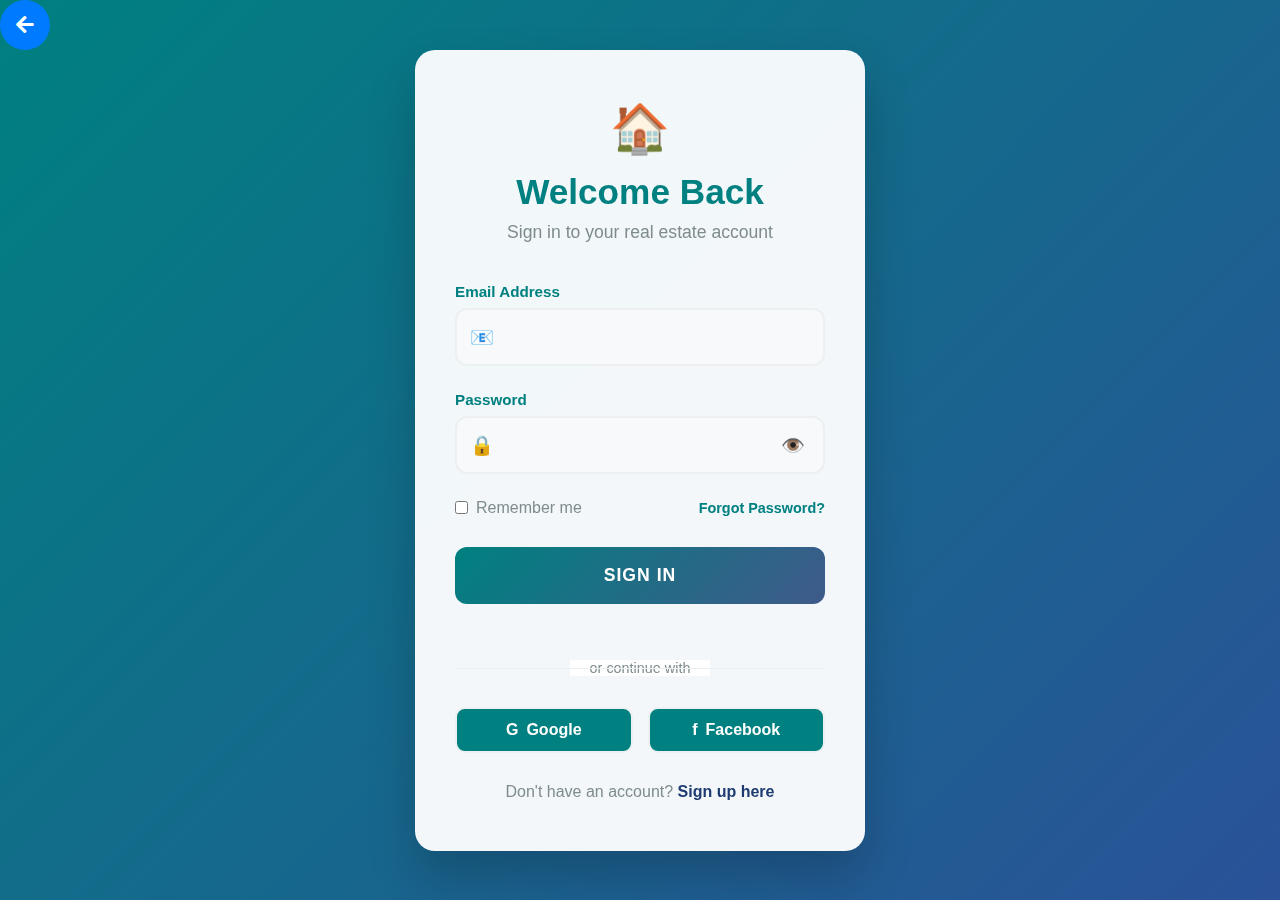
<file: Assets/html/login.html>
<!DOCTYPE html>
<html lang="en">
<head>
    <meta charset="UTF-8">
    <meta name="viewport" content="width=device-width, initial-scale=1.0">
    <title>Real Estate Login</title>
    <link rel="stylesheet" href="../../Assets/font-awesome/css/all.min.css">
    <style>
        * {
            margin: 0;
            padding: 0;
            box-sizing: border-box;
        }

        body {
            font-family: 'Segoe UI', Tahoma, Geneva, Verdana, sans-serif;
            background: linear-gradient(135deg, #008080 0%, #2a5298 100%);
            min-height: 100vh;
            display: flex;
            align-items: center;
            justify-content: center;
            padding: 20px;
            position: relative;
        }

        body::before {
            content: '';
            position: absolute;
            top: 0;
            left: 0;
            right: 0;
            bottom: 0;
            /* background: url('data:image/svg+xml,<svg xmlns="http://www.w3.org/2000/svg" viewBox="0 0 100 100"><defs><pattern id="grid" width="10" height="10" patternUnits="userSpaceOnUse"><path d="M 10 0 L 0 0 0 10" fill="none" stroke="rgba(255,255,255,0.1)" stroke-width="0.5"/></pattern></defs><rect width="100" height="100" fill="url(%23grid)"/></svg>'); */
            opacity: 0.3;
        }

        .login-container {
            background: rgba(255, 255, 255, 0.95);
            backdrop-filter: blur(10px);
            border-radius: 20px;
            padding: 50px 40px;
            box-shadow: 0 25px 50px rgba(0,0,0,0.2);
            max-width: 450px;
            width: 100%;
            position: relative;
            z-index: 1;
        }

        .login-header {
            text-align: center;
            margin-bottom: 40px;
        }

        .logo {
            font-size: 3em;
            margin-bottom: 15px;
            color: teal;
        }

        .login-header h1 {
            color: teal;
            font-size: 2.2em;
            margin-bottom: 10px;
            font-weight: 700;
        }

        .login-header p {
            color: #7f8c8d;
            font-size: 1.1em;
        }

        .form-group {
            margin-bottom: 25px;
            position: relative;
        }

        .form-group label {
            display: block;
            margin-bottom: 8px;
            color: #008080;
            font-weight: 600;
            font-size: 0.95em;
        }

        .input-wrapper {
            position: relative;
        }

        .input-icon {
            position: absolute;
            left: 15px;
            top: 50%;
            transform: translateY(-50%);
            color: #7f8c8d;
            font-size: 1.2em;
        }

        .form-group input {
            width: 100%;
            padding: 18px 18px 18px 50px;
            border: 2px solid #ecf0f1;
            border-radius: 12px;
            font-size: 1em;
            transition: all 0.3s ease;
            background: #f8f9fa;
        }

        .form-group input:focus {
            outline: none;
            border-color: #1e3c72;
            background: white;
            box-shadow: 0 0 15px rgba(30, 60, 114, 0.1);
            transform: translateY(-2px);
        }

        .password-toggle {
            position: absolute;
            right: 15px;
            top: 50%;
            transform: translateY(-50%);
            background: none;
            border: none;
            color: #7f8c8d;
            cursor: pointer;
            font-size: 1.2em;
            padding: 5px;
            border-radius: 50%;
            transition: all 0.3s ease;
        }

        .password-toggle:hover {
            background: rgba(127, 140, 141, 0.1);
            color: #008080;
        }

        .form-options {
            display: flex;
            justify-content: space-between;
            align-items: center;
            margin-bottom: 30px;
        }

        .remember-me {
            display: flex;
            align-items: center;
            gap: 8px;
        }

        .remember-me input[type="checkbox"] {
            width: auto;
            margin: 0;
            padding: 0;
        }

        .remember-me label {
            margin: 0;
            font-weight: normal;
            color: #7f8c8d;
            cursor: pointer;
        }

        .forgot-password {
            color: teal;
            text-decoration: none;
            font-weight: 600;
            font-size: 0.9em;
            transition: all 0.3s ease;
        }

        .forgot-password:hover {
            color: #2a5298;
            text-decoration: underline;
        }

        .login-btn {
            width: 100%;
            background: linear-gradient(135deg, #008080 0%, #3f5a8a 100%);
            color: white;
            padding: 18px;
            border: none;
            border-radius: 12px;
            font-size: 1.1em;
            font-weight: 600;
            cursor: pointer;
            transition: all 0.3s ease;
            text-transform: uppercase;
            letter-spacing: 1px;
            margin-bottom: 25px;
        }

        .login-btn:hover {
            transform: translateY(-2px);
            box-shadow: 0 10px 25px rgba(30, 60, 114, 0.3);
        }

        .login-btn:active {
            transform: translateY(0);
        }

        .login-btn:disabled {
            opacity: 0.7;
            cursor: not-allowed;
            transform: none;
        }

        .divider {
            text-align: center;
            margin: 30px 0;
            position: relative;
        }

        .divider::before {
            content: '';
            position: absolute;
            top: 50%;
            left: 0;
            right: 0;
            height: 1px;
            background: #ecf0f1;
        }

        .divider span {
            background: rgba(255, 255, 255, 0.95);
            padding: 0 20px;
            color: #7f8c8d;
            font-size: 0.9em;
        }

        .social-login {
            display: flex;
            gap: 15px;
            margin-bottom: 30px;
        }

        .social-btn {
            flex: 1;
            padding: 12px;
            border: 2px solid #ecf0f1;
            border-radius: 10px;
            background: teal;
            color: #fff;
            text-decoration: none;
            text-align: center;
            font-weight: 600;
            transition: all 0.3s ease;
            display: flex;
            align-items: center;
            justify-content: center;
            gap: 8px;
        }

        .social-btn:hover {
            border-color: #1e3c72;
            color: #1e3c72;
            transform: translateY(-2px);
        }

        .signup-link {
            text-align: center;
            color: #7f8c8d;
        }

        .signup-link a {
            color: #1e3c72;
            text-decoration: none;
            font-weight: 600;
        }

        .signup-link a:hover {
            text-decoration: underline;
        }

        .error-message {
            color: #e74c3c;
            font-size: 0.9em;
            margin-top: 5px;
            display: none;
        }

        @media (max-width: 768px) {
            .login-container {
                padding: 40px 30px;
                margin: 20px;
            }
            
            .login-header h1 {
                font-size: 1.8em;
            }
            
            .social-login {
                flex-direction: column;
            }
        }

          .home-arrow {
            display: inline-block;
            width: 50px;
            height: 50px;
            background-color: #007bff;
            color: white;
            border: none;
            border-radius: 50%;
            cursor: pointer;
            transition: all 0.3s ease;
            font-size: 20px;
            position: fixed;
            top: 0;
            right: 0;
            left: 0;
        }

        .home-arrow:hover {
            background-color: #0056b3;
            transform: scale(1.1);
        }

        .home-arrow:active {
            transform: scale(0.95);
        }
    </style>
</head>
<body>
     <button class="home-arrow" onclick="goHome()">
        <i class="fas fa-arrow-left"></i>
    </button>
    <div class="login-container">
        <div class="login-header">
            <div class="logo">🏠</div>
            <h1>Welcome Back</h1>
            <p>Sign in to your real estate account</p>
        </div>

        <form id="loginForm" onsubmit="handleLogin(event)">
            <div class="form-group">
                <label for="email">Email Address</label>
                <div class="input-wrapper">
                    <span class="input-icon">📧</span>
                    <input type="email" id="email" name="email" required>
                </div>
                <div class="error-message" id="emailError"></div>
            </div>

            <div class="form-group">
                <label for="password">Password</label>
                <div class="input-wrapper">
                    <span class="input-icon">🔒</span>
                    <input type="password" id="password" name="password" required>
                    <button type="button" class="password-toggle" onclick="togglePassword()">👁️</button>
                </div>
                <div class="error-message" id="passwordError"></div>
            </div>

            <div class="form-options">
                <div class="remember-me">
                    <input type="checkbox" id="remember" name="remember">
                    <label for="remember">Remember me</label>
                </div>
                <a href="#" class="forgot-password" onclick="handleForgotPassword()">Forgot Password?</a>
            </div>

            <button type="submit" class="login-btn" id="loginBtn">Sign In</button>
        </form>

        <div class="divider">
            <span>or continue with</span>
        </div>

        <div class="social-login">
            <a href="#" class="social-btn" onclick="handleSocialLogin('google')">
                <span>G</span> Google
            </a>
            <a href="#" class="social-btn" onclick="handleSocialLogin('facebook')">
                <span>f</span> Facebook
            </a>
        </div>

        <div class="signup-link">
            <p>Don't have an account? <a href="#" onclick="handleSignup()">Sign up here</a></p>
        </div>
    </div>

    <script>
         function goHome() {
            window.location.href = '../../index.html';
        }
        function togglePassword() {
            const passwordInput = document.getElementById('password');
            const toggleBtn = document.querySelector('.password-toggle');
            
            if (passwordInput.type === 'password') {
                passwordInput.type = 'text';
                toggleBtn.textContent = '🙈';
            } else {
                passwordInput.type = 'password';
                toggleBtn.textContent = '👁️';
            }
        }

        function handleLogin(event) {
            event.preventDefault();
            
            const email = document.getElementById('email').value;
            const password = document.getElementById('password').value;
            const loginBtn = document.getElementById('loginBtn');
            const emailError = document.getElementById('emailError');
            const passwordError = document.getElementById('passwordError');
            
            // Clear previous errors
            emailError.style.display = 'none';
            passwordError.style.display = 'none';
            
            // Basic validation
            if (!email) {
                emailError.textContent = 'Email is required';
                emailError.style.display = 'block';
                return;
            }
            
            if (!password) {
                passwordError.textContent = 'Password is required';
                passwordError.style.display = 'block';
                return;
            }
            
            if (password.length < 6) {
                passwordError.textContent = 'Password must be at least 6 characters';
                passwordError.style.display = 'block';
                return;
            }
            
            // Simulate login process
            loginBtn.textContent = 'Signing In...';
            loginBtn.disabled = true;
            
            setTimeout(() => {
                // Simulate successful login
                if (email === 'demo@realestate.com' && password === 'password123') {
                    alert('Login successful! Welcome to your real estate dashboard.');
                    // In a real application, you would redirect to the dashboard
                    window.location.href = '#dashboard';
                } else {
                    // Simulate login failure
                    passwordError.textContent = 'Invalid email or password';
                    passwordError.style.display = 'block';
                }
                
                loginBtn.textContent = 'Sign In';
                loginBtn.disabled = false;
            }, 1500);
        }

        function handleForgotPassword() {
            const email = prompt('Please enter your email address:');
            if (email) {
                alert(`Password reset link has been sent to ${email}`);
            }
        }

        function handleSocialLogin(provider) {
            alert(`Social login with ${provider} would be implemented here`);
        }

        function handleSignup() {
            alert('Redirecting to sign-up page...');
            // In a real application, you would redirect to the sign-up page
        }

        // Add input animation effects
        document.querySelectorAll('input').forEach(input => {
            input.addEventListener('focus', function() {
                this.parentElement.style.transform = 'translateY(-2px)';
            });
            
            input.addEventListener('blur', function() {
                this.parentElement.style.transform = 'translateY(0)';
            });
        });

        // Demo credentials helper
        // document.addEventListener('DOMContentLoaded', function() {
        //     const demoInfo = document.createElement('div');
        //     demoInfo.style.cssText = `
        //         position: fixed;
        //         top: 20px;
        //         right: 20px;
        //         background: teal;
        //         color: white;
        //         padding: 15px;
        //         border-radius: 10px;
        //         font-size: 0.9em;
        //         z-index: 1000;
        //         max-width: 250px;
        //     `;
        //     demoInfo.innerHTML = `
        //         <strong>Demo Login:</strong><br>
        //         Email: demo@realestate.com<br>
        //         Password: password123
        //     `;
        //     document.body.appendChild(demoInfo);
            
        //     // Hide after 5 seconds
        //     setTimeout(() => {
        //         demoInfo.style.opacity = '0';
        //         setTimeout(() => demoInfo.remove(), 500);
        //     }, 10000);
        // });
    </script>
</body>
</html>
</file>
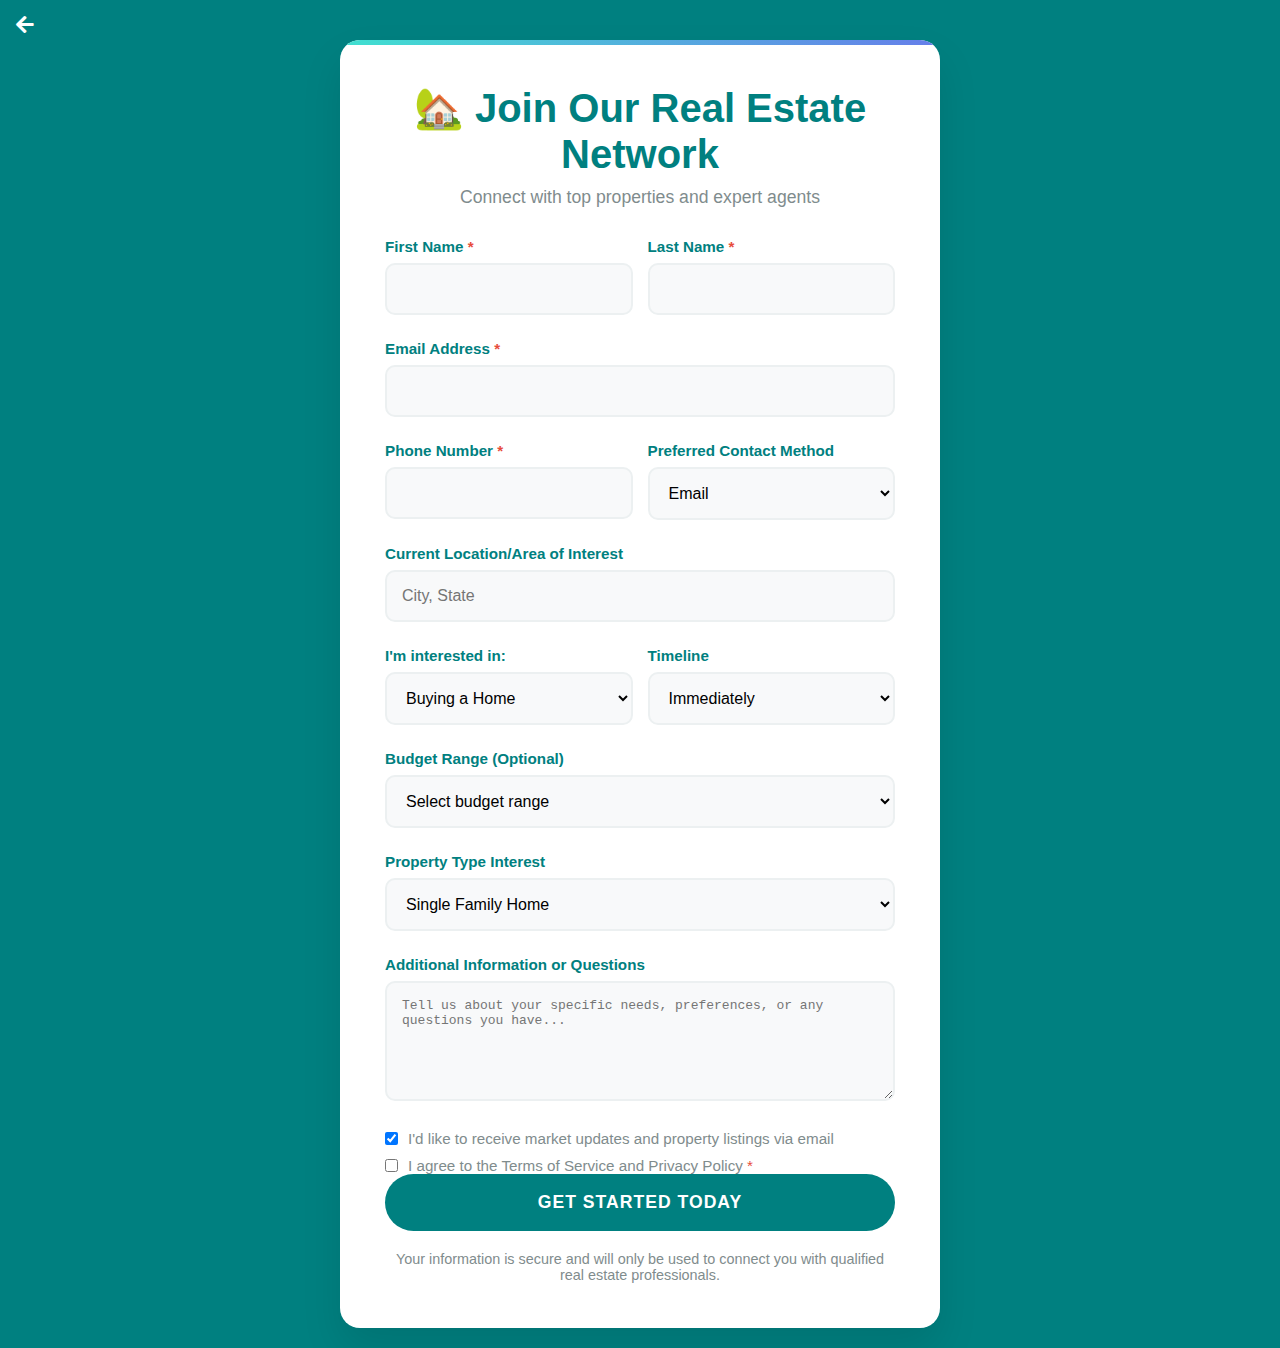
<file: Assets/html/signup.html>
<!DOCTYPE html>
<html lang="en">
<head>
    <meta charset="UTF-8">
    <meta name="viewport" content="width=device-width, initial-scale=1.0">
    <title>Real Estate Sign-Up</title>
    <link rel="stylesheet" href="../../Assets/font-awesome/css/all.min.css">
    <style>
        * {
            margin: 0;
            padding: 0;
            box-sizing: border-box;
        }

        body {
            font-family: 'Segoe UI', Tahoma, Geneva, Verdana, sans-serif;
            background: teal;
            min-height: 100vh;
            display: flex;
            align-items: center;
            justify-content: center;
            padding: 20px;
        }

        .container {
            background: white;
            border-radius: 20px;
            padding: 45px;
            box-shadow: 0 20px 40px rgba(0,0,0,0.1);
            max-width: 600px;
            width: 100%;
            position: relative;
            overflow: hidden;
            margin-top: 20px;
        }

        .container::before {
            content: '';
            position: absolute;
            top: 0;
            left: 0;
            right: 0;
            height: 5px;
            background: linear-gradient(90deg, turquoise, #667eea);
        }

        .header {
            text-align: center;
            margin-bottom: 30px;
        }

        .header h1 {
            color: #008080;
            font-size: 2.5em;
            margin-bottom: 10px;
            font-weight: 700;
        }

        .header p {
            color: #7f8c8d;
            font-size: 1.1em;
        }

        .form-group {
            margin-bottom: 25px;
        }

        .form-row {
            display: flex;
            gap: 15px;
        }

        .form-row .form-group {
            flex: 1;
        }

        label {
            display: block;
            margin-bottom: 8px;
            color: #008080;
            font-weight: 600;
            font-size: 0.95em;
        }

        .required {
            color: #e74c3c;
        }

        input, select, textarea {
            width: 100%;
            padding: 15px;
            border: 2px solid #ecf0f1;
            border-radius: 10px;
            font-size: 1em;
            transition: all 0.3s ease;
            background: #f8f9fa;
        }

        input:focus, select:focus, textarea:focus {
            outline: none;
            border-color: #667eea;
            background: white;
            box-shadow: 0 0 10px rgba(102, 126, 234, 0.1);
        }

        textarea {
            resize: vertical;
            min-height: 120px;
        }

        .checkbox-group {
            display: flex;
            align-items: center;
            gap: 10px;
            margin-top: 10px;
        }

        .checkbox-group input[type="checkbox"] {
            width: auto;
            margin: 0;
        }

        .checkbox-group label {
            margin: 0;
            font-weight: normal;
            color: #7f8c8d;
            cursor: pointer;
        }

        .submit-btn {
            background: teal;
            color: white;
            padding: 18px 40px;
            border: none;
            border-radius: 50px;
            font-size: 1.1em;
            font-weight: 600;
            cursor: pointer;
            width: 100%;
            transition: all 0.3s ease;
            text-transform: uppercase;
            letter-spacing: 1px;
        }

        .submit-btn:hover {
            transform: translateY(-2px);
            box-shadow: 0 10px 20px rgba(102, 126, 234, 0.3);
        }

        .submit-btn:active {
            transform: translateY(0);
        }

        .info-text {
            text-align: center;
            color: #7f8c8d;
            font-size: 0.9em;
            margin-top: 20px;
        }

        @media (max-width: 768px) {
            .form-row {
                flex-direction: column;
                gap: 0;
            }
            
            .container {
                padding: 30px 20px;
            }
            
            .header h1 {
                font-size: 2em;
            }
        }

        .home-arrow {
            display: inline-block;
            width: 50px;
            height: 50px;
            background-color: #008080;
            color: white;
            border: none;
            border-radius: 50%;
            cursor: pointer;
            transition: all 0.3s ease;
            font-size: 20px;
            position: fixed;
            top: 0;
            left: 0;
        }

        .home-arrow:hover {
            background-color: turquoise;
            transform: scale(1.1);
        }

        .home-arrow:active {
            transform: scale(0.95);
        }
        @media (max-width: 480px){
            .home-arrow{
                position: relative;
                top: 10px;
            }
        }
    </style>
</head>
<body>

     <button class="home-arrow" onclick="goHome()">
        <i class="fas fa-arrow-left"></i>
    </button>
    <div class="container">
        <div class="header">
            <h1>🏡 Join Our Real Estate Network</h1>
            <p>Connect with top properties and expert agents</p>
        </div>

        <form id="signupForm" onsubmit="handleSubmit(event)">
            <div class="form-row">
                <div class="form-group">
                    <label for="firstName">First Name <span class="required">*</span></label>
                    <input type="text" id="firstName" name="firstName" required>
                </div>
                <div class="form-group">
                    <label for="lastName">Last Name <span class="required">*</span></label>
                    <input type="text" id="lastName" name="lastName" required>
                </div>
            </div>

            <div class="form-group">
                <label for="email">Email Address <span class="required">*</span></label>
                <input type="email" id="email" name="email" required>
            </div>

            <div class="form-row">
                <div class="form-group">
                    <label for="phone">Phone Number <span class="required">*</span></label>
                    <input type="tel" id="phone" name="phone" required>
                </div>
                <div class="form-group">
                    <label for="preferredContact">Preferred Contact Method</label>
                    <select id="preferredContact" name="preferredContact">
                        <option value="email">Email</option>
                        <option value="phone">Phone</option>
                        <option value="text">Text Message</option>
                    </select>
                </div>
            </div>

            <div class="form-group">
                <label for="location">Current Location/Area of Interest</label>
                <input type="text" id="location" name="location" placeholder="City, State">
            </div>

            <div class="form-row">
                <div class="form-group">
                    <label for="interest">I'm interested in:</label>
                    <select id="interest" name="interest">
                        <option value="buying">Buying a Home</option>
                        <option value="selling">Selling a Home</option>
                        <option value="renting">Renting</option>
                        <option value="investing">Real Estate Investment</option>
                        <option value="both">Both Buying & Selling</option>
                    </select>
                </div>
                <div class="form-group">
                    <label for="timeline">Timeline</label>
                    <select id="timeline" name="timeline">
                        <option value="immediate">Immediately</option>
                        <option value="3months">Within 3 months</option>
                        <option value="6months">Within 6 months</option>
                        <option value="1year">Within 1 year</option>
                        <option value="research">Just researching</option>
                    </select>
                </div>
            </div>

            <div class="form-group">
                <label for="budget">Budget Range (Optional)</label>
                <select id="budget" name="budget">
                    <option value="">Select budget range</option>
                    <option value="under100k">Under $100,000</option>
                    <option value="100k-250k">$100,000 - $250,000</option>
                    <option value="250k-500k">$250,000 - $500,000</option>
                    <option value="500k-750k">$500,000 - $750,000</option>
                    <option value="750k-1m">$750,000 - $1,000,000</option>
                    <option value="over1m">Over $1,000,000</option>
                </select>
            </div>

            <div class="form-group">
                <label for="propertyType">Property Type Interest</label>
                <select id="propertyType" name="propertyType">
                    <option value="single-family">Single Family Home</option>
                    <option value="condo">Condominium</option>
                    <option value="townhouse">Townhouse</option>
                    <option value="multifamily">Multi-family</option>
                    <option value="commercial">Commercial</option>
                    <option value="land">Land/Lots</option>
                </select>
            </div>

            <div class="form-group">
                <label for="additionalInfo">Additional Information or Questions</label>
                <textarea id="additionalInfo" name="additionalInfo" placeholder="Tell us about your specific needs, preferences, or any questions you have..."></textarea>
            </div>

            <div class="checkbox-group">
                <input type="checkbox" id="newsletter" name="newsletter" checked>
                <label for="newsletter">I'd like to receive market updates and property listings via email</label>
            </div>

            <div class="checkbox-group">
                <input type="checkbox" id="terms" name="terms" required>
                <label for="terms">I agree to the Terms of Service and Privacy Policy <span class="required">*</span></label>
            </div>

            <button type="submit" class="submit-btn">Get Started Today</button>
        </form>

        <div class="info-text">
            <p>Your information is secure and will only be used to connect you with qualified real estate professionals.</p>
        </div>
    </div>

    <script>
         function goHome() {
            window.location.href = '../../index.html';
        }
        function handleSubmit(event) {
            event.preventDefault();
            
            // Get form data
            const formData = new FormData(event.target);
            const data = {};
            
            for (let [key, value] of formData.entries()) {
                data[key] = value;
            }
            
            // Simple form validation
            if (!data.firstName || !data.lastName || !data.email || !data.phone) {
                alert('Please fill in all required fields.');
                return;
            }
            
            if (!data.terms) {
                alert('Please agree to the Terms of Service and Privacy Policy.');
                return;
            }
            
            // Simulate form submission
            const button = event.target.querySelector('.submit-btn');
            button.textContent = 'Processing...';
            button.disabled = true;
            
            setTimeout(() => {
                alert('Thank you for signing up! A real estate professional will contact you within 24 hours.');
                button.textContent = 'Get Started Today';
                button.disabled = false;
                event.target.reset();
            }, 2000);
        }
        
        // Add some interactive effects
        document.querySelectorAll('input, select, textarea').forEach(field => {
            field.addEventListener('focus', function() {
                this.style.transform = 'translateY(-2px)';
            });
            
            field.addEventListener('blur', function() {
                this.style.transform = 'translateY(0)';
            });
        });
    </script>
</body>
</html>
</file>
